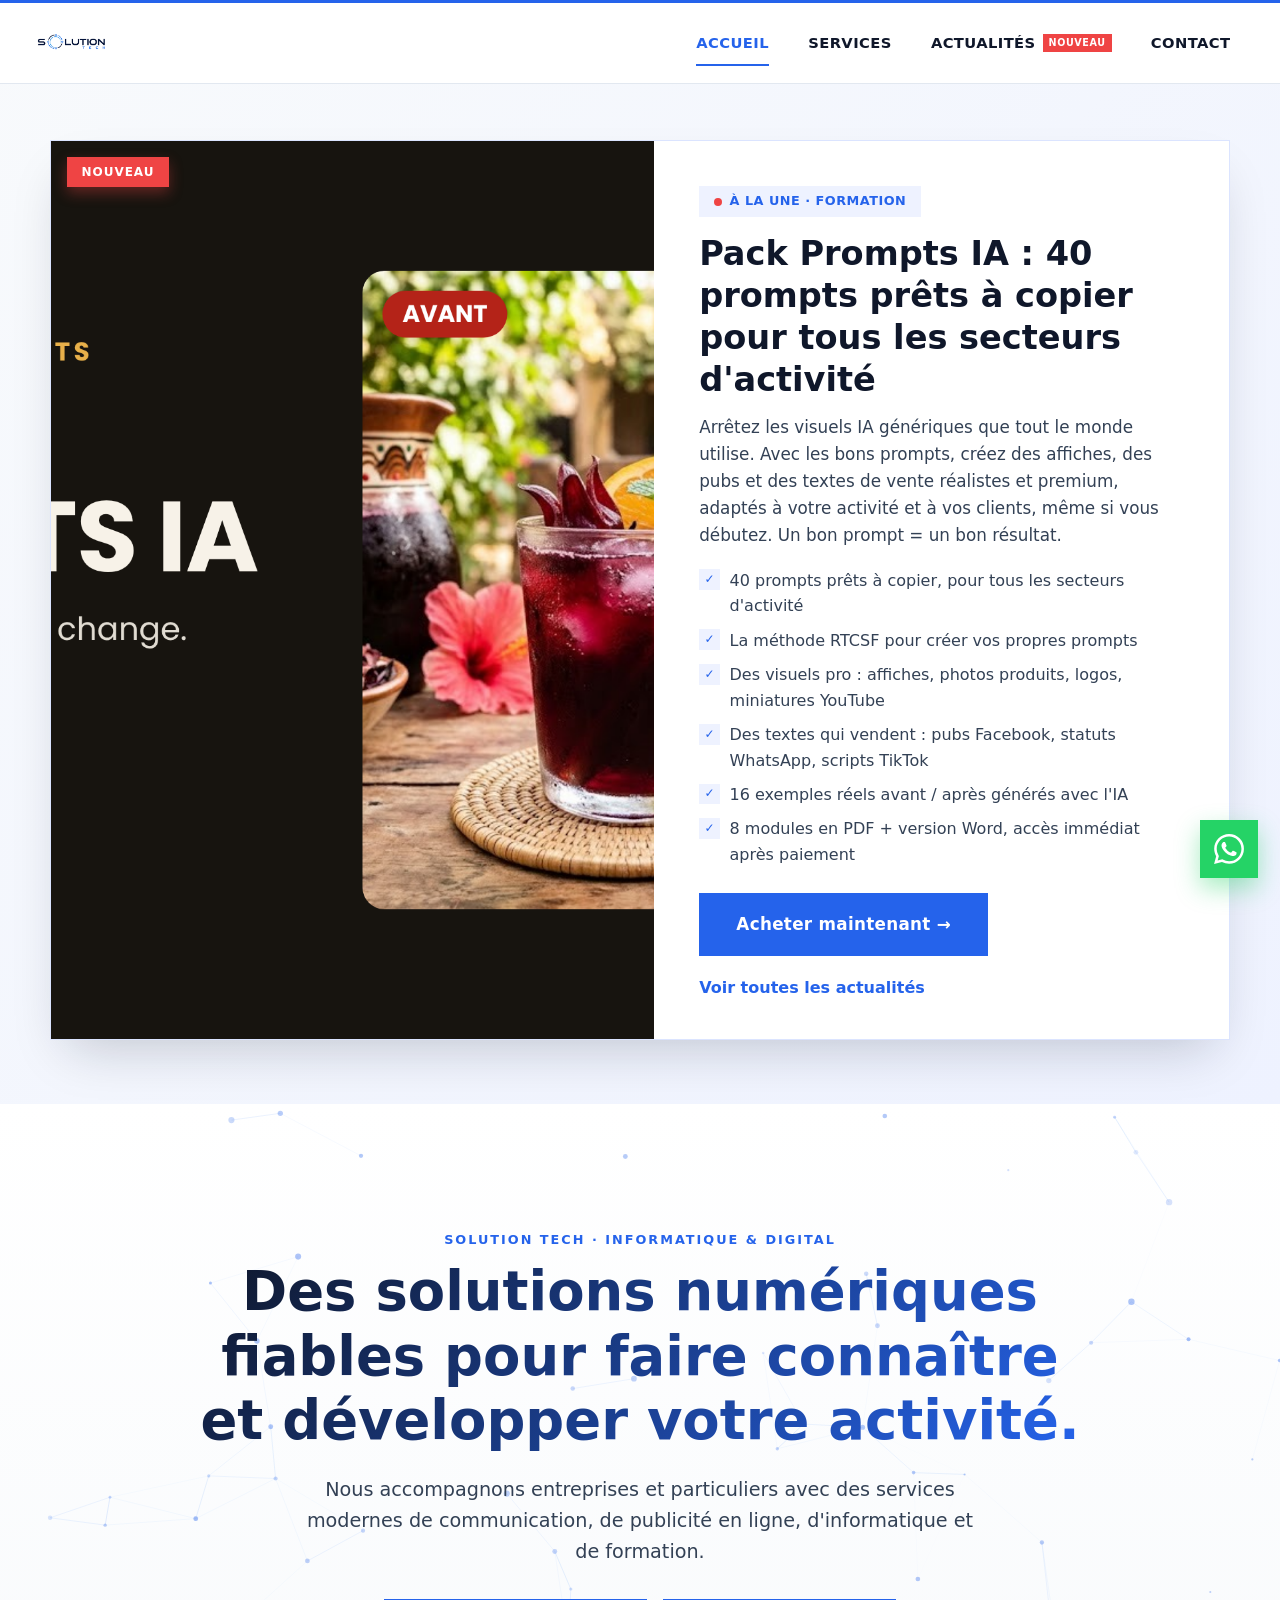
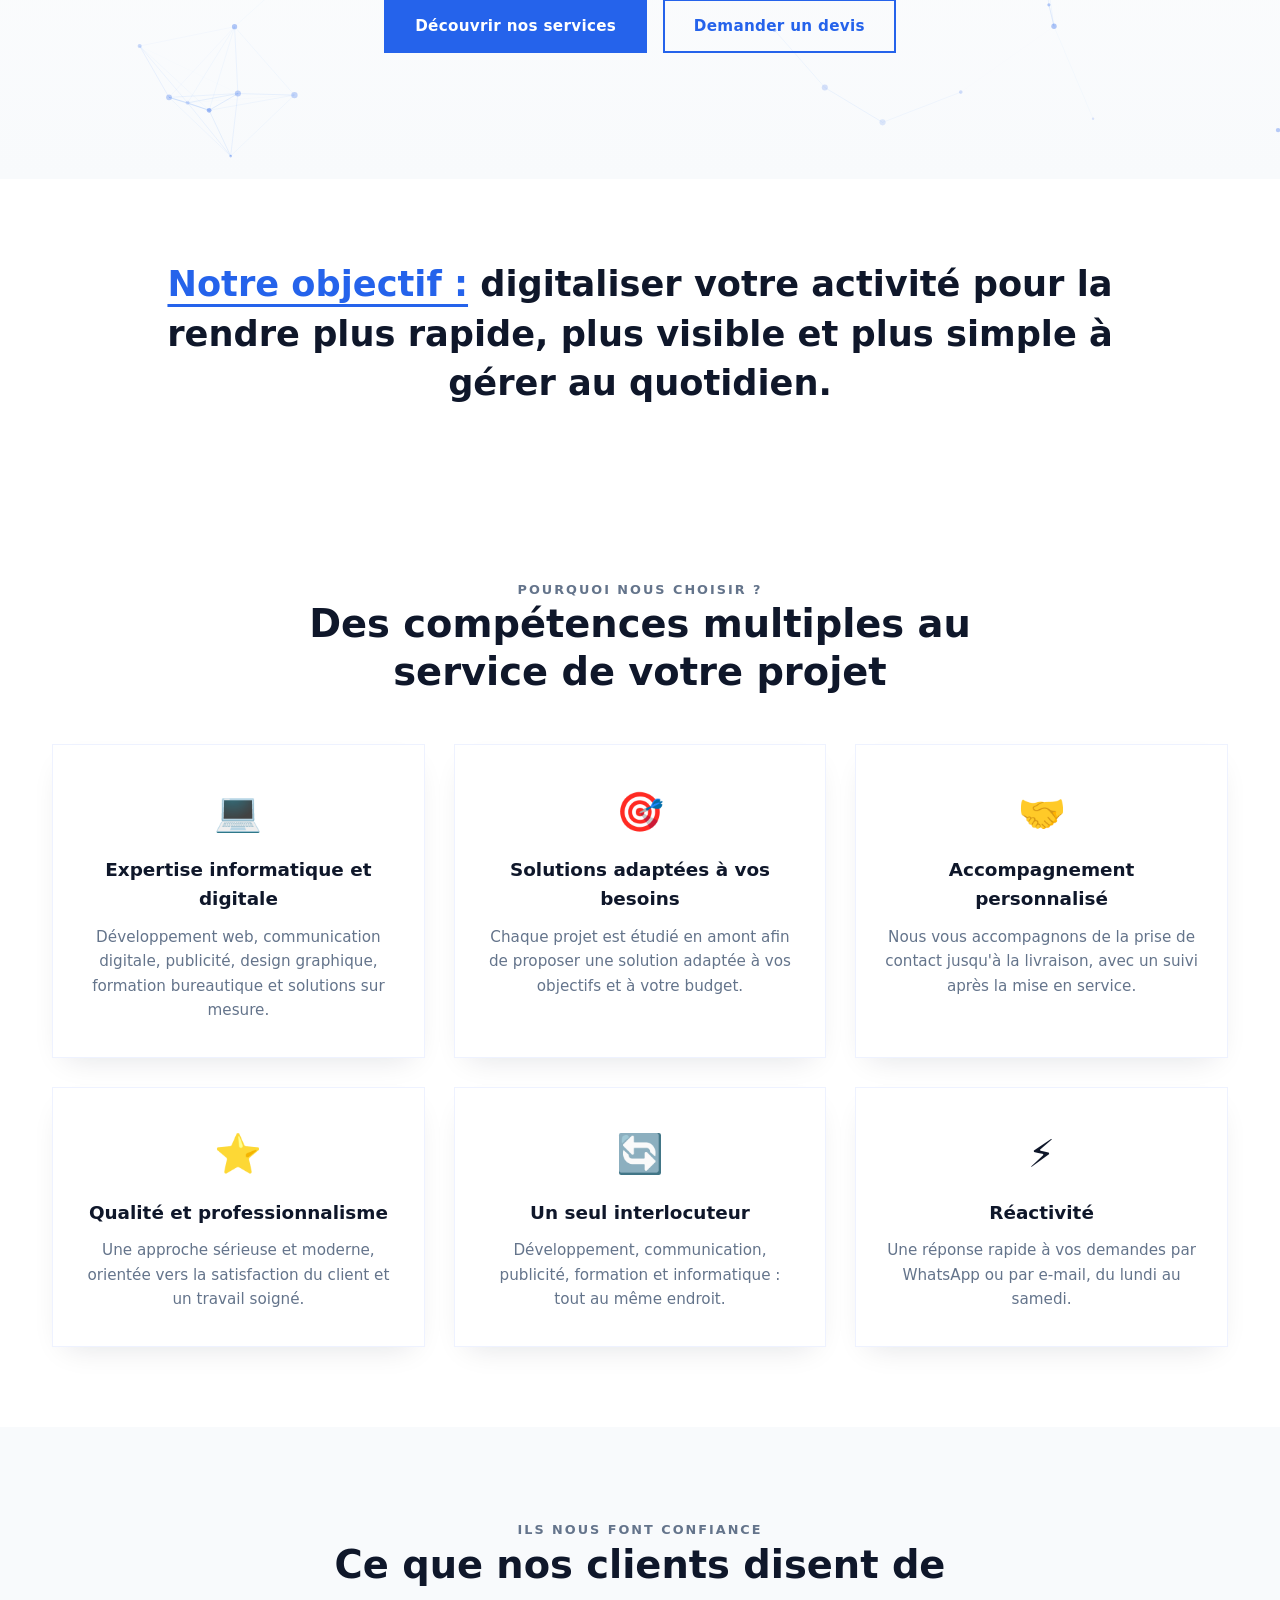
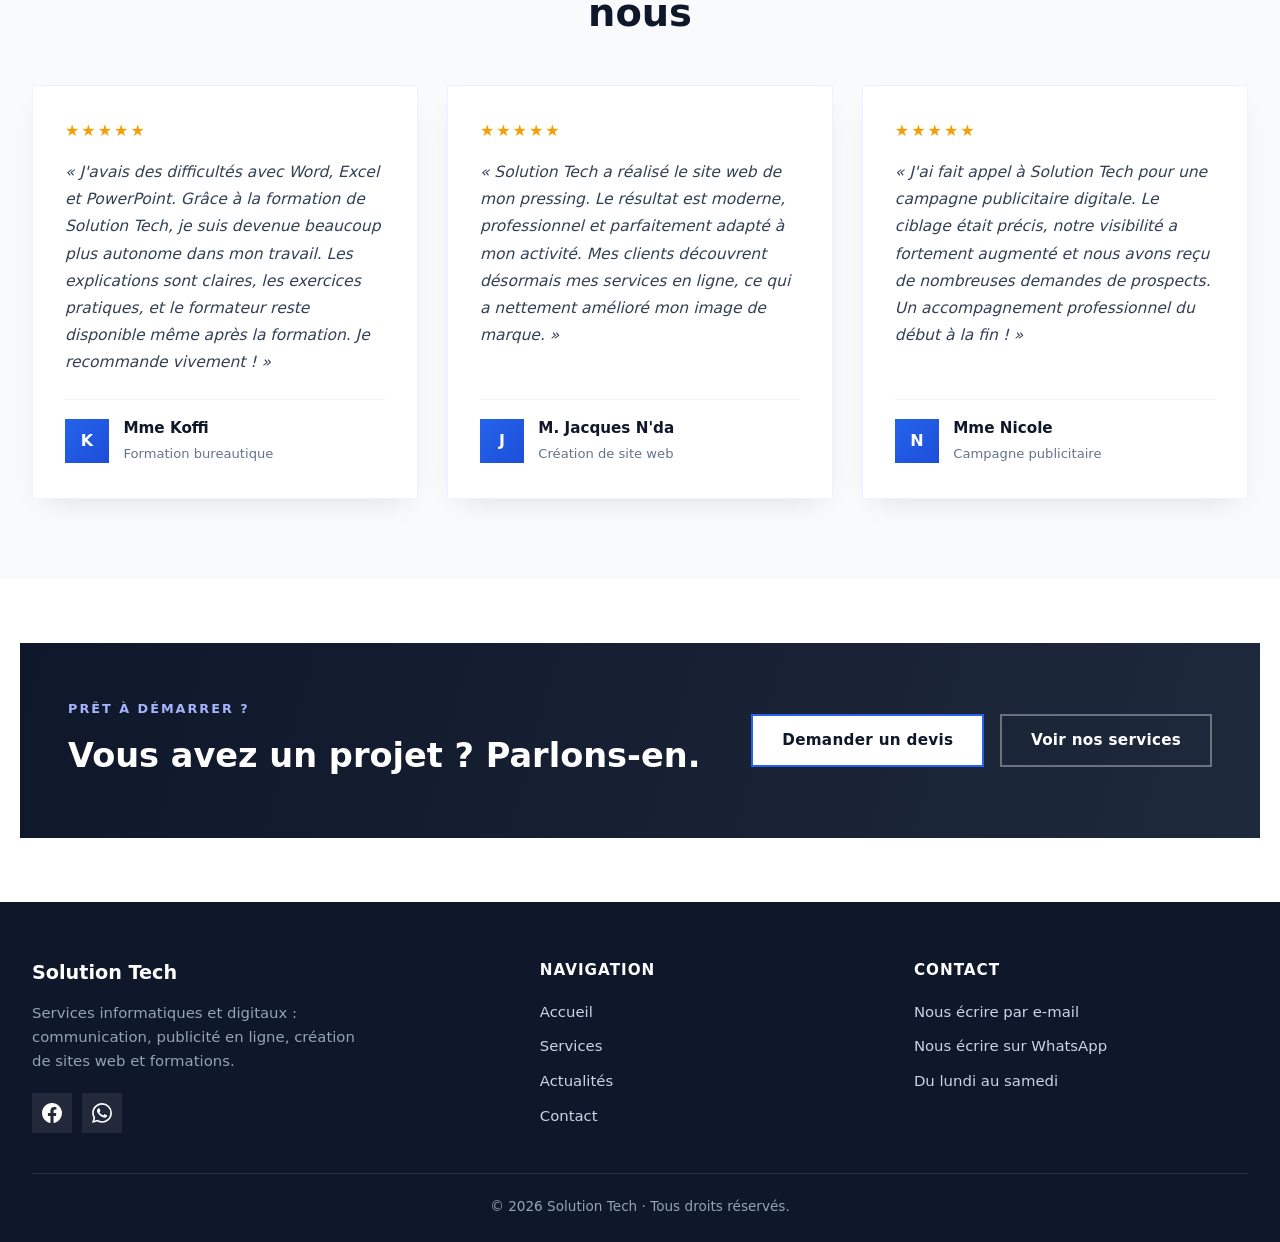
<file: index.html>
<!DOCTYPE html>
<html lang="fr">
<head>
  <meta charset="UTF-8">
  <meta name="viewport" content="width=device-width, initial-scale=1.0">
  <meta name="description" content="Solution Tech : communication digitale, publicité Facebook, création de sites web, supports de communication et formations en bureautique et digitalisation.">
  <meta property="og:title" content="Solution Tech | Services informatiques, digitaux et formations">
  <meta property="og:description" content="Solution Tech : communication digitale, publicité Facebook, création de sites web, supports de communication et formations en bureautique et digitalisation.">
  <meta property="og:type" content="website">
  <meta name="theme-color" content="#2563eb">
  <title>Solution Tech | Services informatiques, digitaux et formations</title>
  <link rel="icon" href="images/favicon.png">
  <link rel="stylesheet" href="style.css">
</head>
<body>
  <header class="site-header">
    <a class="brand" href="index.html" aria-label="Solution Tech - Accueil">
      <img src="images/logo.png" alt="Solution Tech">
    </a>
    <button class="nav-toggle" type="button" aria-label="Ouvrir le menu" aria-expanded="false">
      <span></span><span></span><span></span>
    </button>
    <nav class="main-nav" aria-label="Navigation principale">
      <a class="active" aria-current="page" href="index.html">Accueil</a>
      <a href="services.html">Services</a>
      <a href="actualites.html">Actualités<span class="nav-new">Nouveau</span></a>
      <a href="contact.html">Contact</a>
    </nav>
  </header>

  <main>
    <!-- ===== À LA UNE (rempli automatiquement depuis script.js) ===== -->
    <section class="featured" id="a-la-une" aria-label="À la une"></section>

    <!-- ===== HERO ===== -->
    <section class="hero">
      <canvas class="hero-canvas" aria-hidden="true"></canvas>
      <div class="hero-content reveal">
        <p class="eyebrow">Solution Tech · Informatique &amp; Digital</p>
        <h1 class="gradient-title">Des solutions numériques fiables pour faire connaître et développer votre activité.</h1>
        <p class="hero-text">Nous accompagnons entreprises et particuliers avec des services modernes de communication, de publicité en ligne, d'informatique et de formation.</p>
        <div class="hero-actions">
          <a class="btn primary" href="services.html">Découvrir nos services</a>
          <a class="btn ghost" href="contact.html">Demander un devis</a>
        </div>
      </div>
    </section>

    <!-- ===== OBJECTIF ===== -->
    <section class="mission">
      <h2 class="reveal"><span>Notre objectif :</span> digitaliser votre activité pour la rendre plus rapide, plus visible et plus simple à gérer au quotidien.</h2>
    </section>

    <!-- ===== POURQUOI NOUS CHOISIR ===== -->
    <section class="why-section">
      <div class="section-head reveal">
        <p class="eyebrow">Pourquoi nous choisir ?</p>
        <h2>Des compétences multiples au service de votre projet</h2>
      </div>
      <div class="why-grid">
        <article class="why-card reveal">
          <div class="why-icon">💻</div>
          <h3>Expertise informatique et digitale</h3>
          <p>Développement web, communication digitale, publicité, design graphique, formation bureautique et solutions sur mesure.</p>
        </article>
        <article class="why-card reveal">
          <div class="why-icon">🎯</div>
          <h3>Solutions adaptées à vos besoins</h3>
          <p>Chaque projet est étudié en amont afin de proposer une solution adaptée à vos objectifs et à votre budget.</p>
        </article>
        <article class="why-card reveal">
          <div class="why-icon">🤝</div>
          <h3>Accompagnement personnalisé</h3>
          <p>Nous vous accompagnons de la prise de contact jusqu'à la livraison, avec un suivi après la mise en service.</p>
        </article>
        <article class="why-card reveal">
          <div class="why-icon">⭐</div>
          <h3>Qualité et professionnalisme</h3>
          <p>Une approche sérieuse et moderne, orientée vers la satisfaction du client et un travail soigné.</p>
        </article>
        <article class="why-card reveal">
          <div class="why-icon">🔄</div>
          <h3>Un seul interlocuteur</h3>
          <p>Développement, communication, publicité, formation et informatique : tout au même endroit.</p>
        </article>
        <article class="why-card reveal">
          <div class="why-icon">⚡</div>
          <h3>Réactivité</h3>
          <p>Une réponse rapide à vos demandes par WhatsApp ou par e-mail, du lundi au samedi.</p>
        </article>
      </div>
    </section>

    <!-- ===== TÉMOIGNAGES ===== -->
    <section class="testimonials-section">
      <div class="section-head reveal">
        <p class="eyebrow">Ils nous font confiance</p>
        <h2>Ce que nos clients disent de nous</h2>
      </div>
      <div class="testimonials-grid">
        <article class="testimonial-card reveal">
          <div class="testimonial-stars" aria-label="5 étoiles sur 5">★★★★★</div>
          <blockquote class="testimonial-quote">« J'avais des difficultés avec Word, Excel et PowerPoint. Grâce à la formation de Solution Tech, je suis devenue beaucoup plus autonome dans mon travail. Les explications sont claires, les exercices pratiques, et le formateur reste disponible même après la formation. Je recommande vivement ! »</blockquote>
          <div class="testimonial-author">
            <div class="testimonial-avatar">K</div>
            <div class="testimonial-info"><strong>Mme Koffi</strong><span>Formation bureautique</span></div>
          </div>
        </article>
        <article class="testimonial-card reveal">
          <div class="testimonial-stars" aria-label="5 étoiles sur 5">★★★★★</div>
          <blockquote class="testimonial-quote">« Solution Tech a réalisé le site web de mon pressing. Le résultat est moderne, professionnel et parfaitement adapté à mon activité. Mes clients découvrent désormais mes services en ligne, ce qui a nettement amélioré mon image de marque. »</blockquote>
          <div class="testimonial-author">
            <div class="testimonial-avatar">J</div>
            <div class="testimonial-info"><strong>M. Jacques N'da</strong><span>Création de site web</span></div>
          </div>
        </article>
        <article class="testimonial-card reveal">
          <div class="testimonial-stars" aria-label="5 étoiles sur 5">★★★★★</div>
          <blockquote class="testimonial-quote">« J'ai fait appel à Solution Tech pour une campagne publicitaire digitale. Le ciblage était précis, notre visibilité a fortement augmenté et nous avons reçu de nombreuses demandes de prospects. Un accompagnement professionnel du début à la fin ! »</blockquote>
          <div class="testimonial-author">
            <div class="testimonial-avatar">N</div>
            <div class="testimonial-info"><strong>Mme Nicole</strong><span>Campagne publicitaire</span></div>
          </div>
        </article>
      </div>
    </section>

    <!-- ===== APPEL À L'ACTION ===== -->
    <section class="cta-band reveal">
      <div>
        <p class="eyebrow">Prêt à démarrer ?</p>
        <h2>Vous avez un projet ? Parlons-en.</h2>
      </div>
      <div class="cta-actions">
        <a class="btn primary" href="contact.html">Demander un devis</a>
        <a class="btn ghost" href="services.html">Voir nos services</a>
      </div>
    </section>
  </main>

  <footer class="site-footer">
    <div class="footer-grid">
      <div class="footer-brand">
        <strong>Solution Tech</strong>
        <p>Services informatiques et digitaux : communication, publicité en ligne, création de sites web et formations.</p>
        <div class="footer-social">
          <a href="https://www.facebook.com/profile.php?id=61590086701487" target="_blank" rel="noopener noreferrer" aria-label="Facebook" class="social-link social-facebook">
            <svg class="social-icon" viewBox="0 0 24 24" fill="currentColor" aria-hidden="true"><path d="M24 12.073C24 5.405 18.627 0 12 0S0 5.405 0 12.073C0 18.099 4.388 23.094 10.125 24V15.563H7.078V12.073H10.125V9.413C10.125 6.387 11.916 4.716 14.657 4.716C15.97 4.716 17.343 4.951 17.343 4.951V7.922H15.83C14.34 7.922 13.875 8.853 13.875 9.808V12.073H17.203L16.671 15.563H13.875V24C19.612 23.094 24 18.099 24 12.073Z"/></svg>
          </a>
          <a href="https://wa.me/2250173312660?text=Bonjour%20Solution%20Tech%2C%20je%20souhaiterais%20avoir%20plus%20d'informations%20sur%20vos%20services." target="_blank" rel="noopener noreferrer" aria-label="WhatsApp" class="social-link social-whatsapp">
            <svg class="social-icon" viewBox="0 0 24 24" fill="currentColor" aria-hidden="true"><path d="M17.472 14.382c-.297-.149-1.758-.867-2.03-.967-.273-.099-.471-.148-.67.15-.197.297-.767.966-.94 1.164-.173.199-.347.223-.644.075-.297-.15-1.255-.463-2.39-1.475-.883-.788-1.48-1.761-1.653-2.059-.173-.297-.018-.458.13-.606.134-.133.298-.347.446-.52.149-.174.198-.298.298-.497.099-.198.05-.371-.025-.52-.075-.149-.669-1.612-.916-2.207-.242-.579-.487-.5-.669-.51-.173-.008-.371-.01-.57-.01-.198 0-.52.074-.792.372-.272.297-1.04 1.016-1.04 2.479 0 1.462 1.065 2.875 1.213 3.074.149.198 2.096 3.2 5.077 4.487.709.306 1.262.489 1.694.625.712.227 1.36.195 1.871.118.571-.085 1.758-.719 2.006-1.413.248-.694.248-1.289.173-1.413-.074-.124-.272-.198-.57-.347m-5.421 7.403h-.004a9.87 9.87 0 01-5.031-1.378l-.361-.214-3.741.982.998-3.648-.235-.374a9.86 9.86 0 01-1.51-5.26c.001-5.45 4.436-9.884 9.888-9.884 2.64 0 5.122 1.03 6.988 2.898a9.825 9.825 0 012.893 6.994c-.003 5.45-4.437 9.884-9.885 9.884m8.413-18.297A11.815 11.815 0 0012.05 0C5.495 0 .16 5.335.157 11.892c0 2.096.547 4.142 1.588 5.945L.057 24l6.305-1.654a11.882 11.882 0 005.683 1.448h.005c6.554 0 11.89-5.335 11.893-11.893a11.821 11.821 0 00-3.48-8.413z"/></svg>
          </a>
        </div>
      </div>
      <div class="footer-col">
        <h3>Navigation</h3>
        <ul>
          <li><a href="index.html">Accueil</a></li>
          <li><a href="services.html">Services</a></li>
          <li><a href="actualites.html">Actualités</a></li>
          <li><a href="contact.html">Contact</a></li>
        </ul>
      </div>
      <div class="footer-col">
        <h3>Contact</h3>
        <ul>
          <li><a href="mailto:solutiontech407@gmail.com">Nous écrire par e-mail</a></li>
          <li><a href="https://wa.me/2250173312660?text=Bonjour%20Solution%20Tech%2C%20je%20souhaiterais%20avoir%20plus%20d'informations%20sur%20vos%20services." target="_blank" rel="noopener noreferrer">Nous écrire sur WhatsApp</a></li>
          <li><a href="contact.html">Du lundi au samedi</a></li>
        </ul>
      </div>
    </div>
    <div class="footer-bottom">&copy; <span class="year">2026</span> Solution Tech · Tous droits réservés.</div>
  </footer>

  <a class="whatsapp-float" href="https://wa.me/2250173312660?text=Bonjour%20Solution%20Tech%2C%20je%20souhaiterais%20avoir%20plus%20d'informations%20sur%20vos%20services." target="_blank" rel="noopener noreferrer" aria-label="Discuter sur WhatsApp">
    <svg viewBox="0 0 24 24" fill="currentColor" aria-hidden="true"><path d="M17.472 14.382c-.297-.149-1.758-.867-2.03-.967-.273-.099-.471-.148-.67.15-.197.297-.767.966-.94 1.164-.173.199-.347.223-.644.075-.297-.15-1.255-.463-2.39-1.475-.883-.788-1.48-1.761-1.653-2.059-.173-.297-.018-.458.13-.606.134-.133.298-.347.446-.52.149-.174.198-.298.298-.497.099-.198.05-.371-.025-.52-.075-.149-.669-1.612-.916-2.207-.242-.579-.487-.5-.669-.51-.173-.008-.371-.01-.57-.01-.198 0-.52.074-.792.372-.272.297-1.04 1.016-1.04 2.479 0 1.462 1.065 2.875 1.213 3.074.149.198 2.096 3.2 5.077 4.487.709.306 1.262.489 1.694.625.712.227 1.36.195 1.871.118.571-.085 1.758-.719 2.006-1.413.248-.694.248-1.289.173-1.413-.074-.124-.272-.198-.57-.347m-5.421 7.403h-.004a9.87 9.87 0 01-5.031-1.378l-.361-.214-3.741.982.998-3.648-.235-.374a9.86 9.86 0 01-1.51-5.26c.001-5.45 4.436-9.884 9.888-9.884 2.64 0 5.122 1.03 6.988 2.898a9.825 9.825 0 012.893 6.994c-.003 5.45-4.437 9.884-9.885 9.884m8.413-18.297A11.815 11.815 0 0012.05 0C5.495 0 .16 5.335.157 11.892c0 2.096.547 4.142 1.588 5.945L.057 24l6.305-1.654a11.882 11.882 0 005.683 1.448h.005c6.554 0 11.89-5.335 11.893-11.893a11.821 11.821 0 00-3.48-8.413z"/></svg>
  </a>

  <script src="actualites-config.js"></script>
  <script src="script.js"></script>
</body>
</html>
</file>
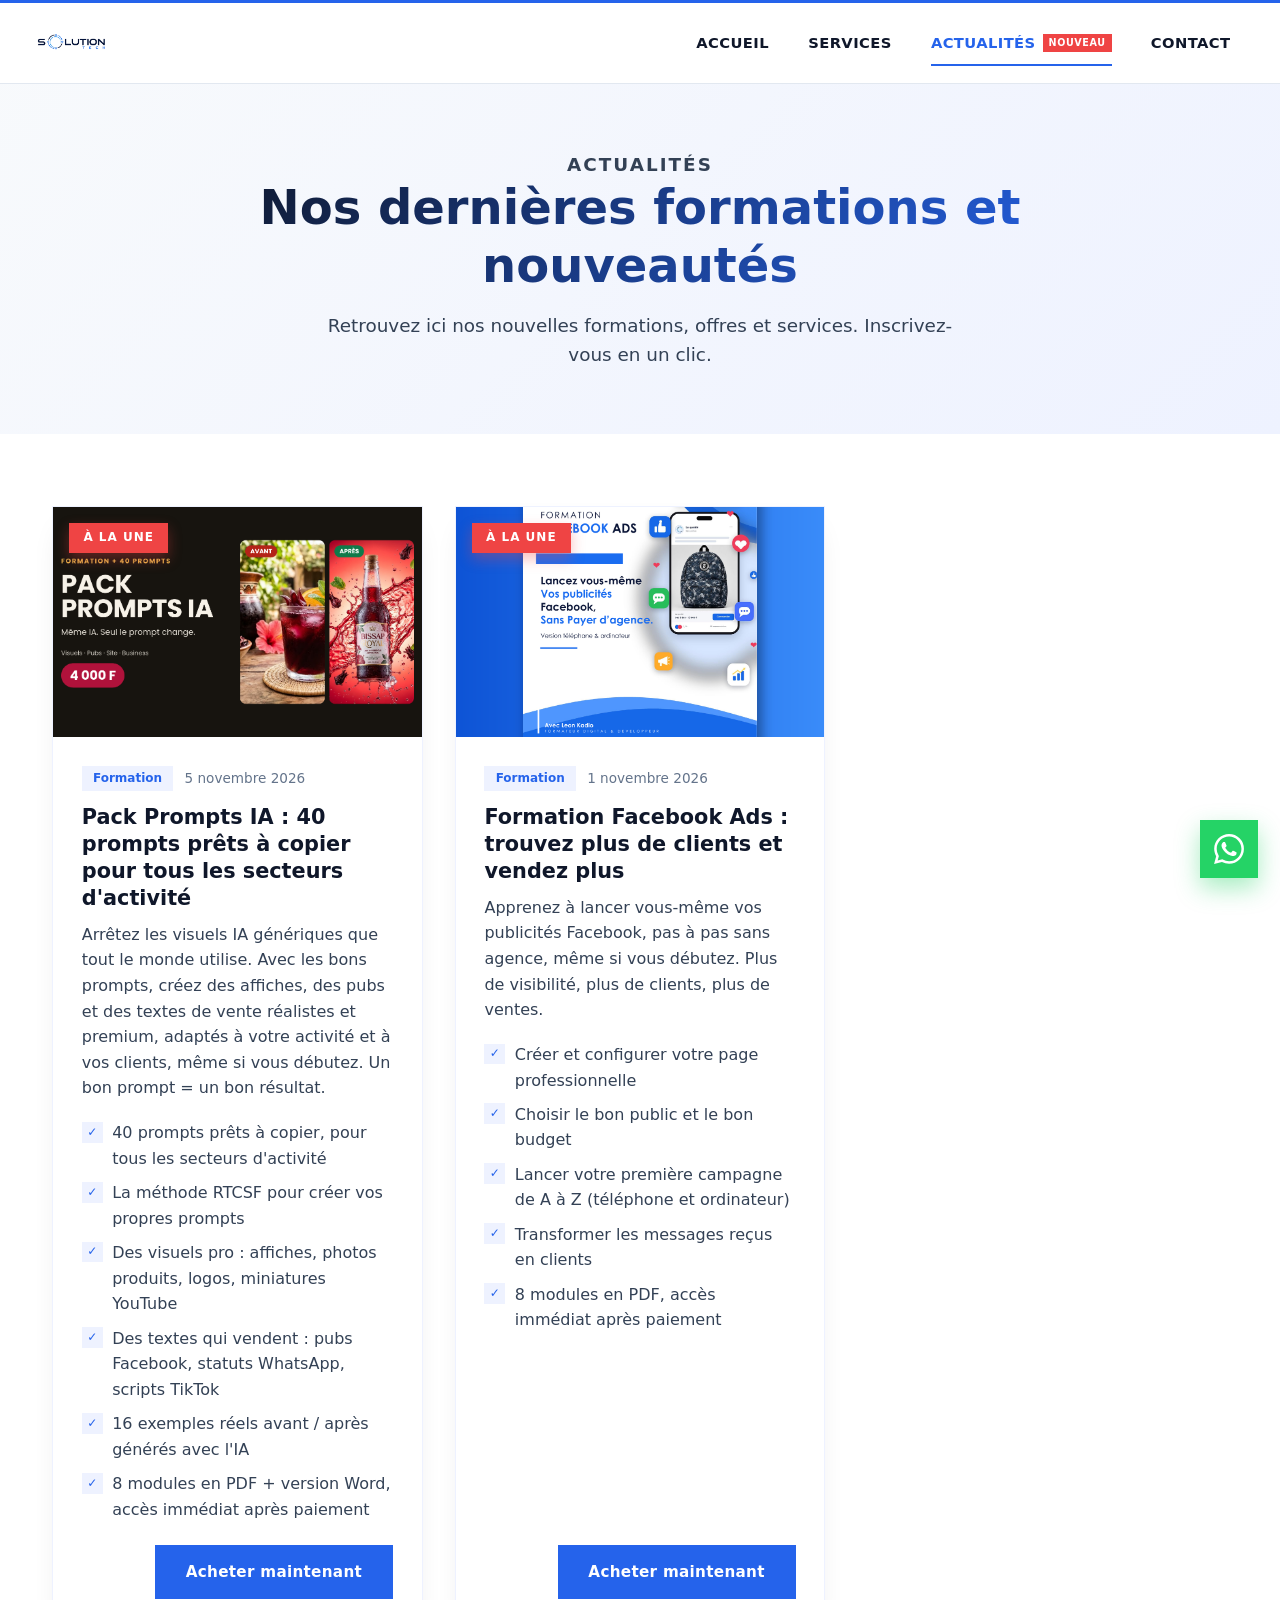
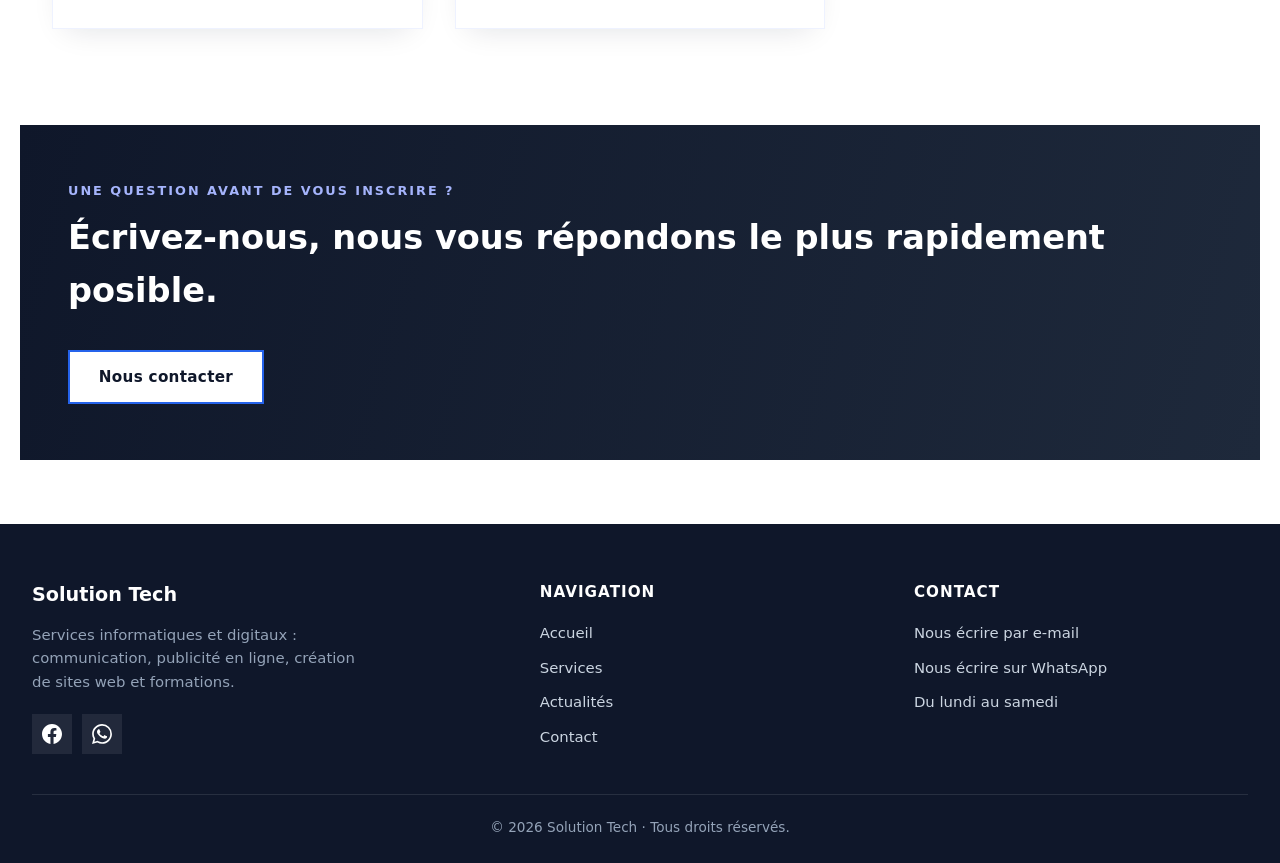
<file: actualites.html>
<!DOCTYPE html>
<html lang="fr">
<head>
  <meta charset="UTF-8">
  <meta name="viewport" content="width=device-width, initial-scale=1.0">
  <meta name="description" content="Les actualités de Solution Tech : nouvelles formations, offres et services. Formation Facebook Ads disponible.">
  <meta property="og:title" content="Actualités | Solution Tech">
  <meta property="og:description" content="Les actualités de Solution Tech : nouvelles formations, offres et services. Formation Facebook Ads disponible.">
  <meta property="og:type" content="website">
  <meta name="theme-color" content="#2563eb">
  <title>Actualités | Solution Tech</title>
  <link rel="icon" href="images/favicon.png">
  <link rel="stylesheet" href="style.css">
</head>
<body>
  <header class="site-header">
    <a class="brand" href="index.html" aria-label="Solution Tech - Accueil">
      <img src="images/logo.png" alt="Solution Tech">
    </a>
    <button class="nav-toggle" type="button" aria-label="Ouvrir le menu" aria-expanded="false">
      <span></span><span></span><span></span>
    </button>
    <nav class="main-nav" aria-label="Navigation principale">
      <a href="index.html">Accueil</a>
      <a href="services.html">Services</a>
      <a class="active" aria-current="page" href="actualites.html">Actualités<span class="nav-new">Nouveau</span></a>
      <a href="contact.html">Contact</a>
    </nav>
  </header>

  <main>
    <section class="page-hero">
      <div class="reveal">
        <p class="eyebrow">Actualités</p>
        <h1 class="gradient-title">Nos dernières formations et nouveautés</h1>
        <p>Retrouvez ici nos nouvelles formations, offres et services. Inscrivez-vous en un clic.</p>
      </div>
    </section>

    <section class="news-wrap">
      <!-- Les actualités sont générées automatiquement depuis script.js -->
      <div class="news-grid" id="news-grid"></div>
    </section>

    <section class="cta-band reveal">
      <div>
        <p class="eyebrow">Une question avant de vous inscrire ?</p>
        <h2>Écrivez-nous, nous vous répondons le plus rapidement posible.</h2>
      </div>
      <div class="cta-actions">
        <a class="btn primary" href="contact.html">Nous contacter</a>
      </div>
    </section>
  </main>

  <footer class="site-footer">
    <div class="footer-grid">
      <div class="footer-brand">
        <strong>Solution Tech</strong>
        <p>Services informatiques et digitaux : communication, publicité en ligne, création de sites web et formations.</p>
        <div class="footer-social">
          <a href="https://www.facebook.com/profile.php?id=61590086701487" target="_blank" rel="noopener noreferrer" aria-label="Facebook" class="social-link social-facebook">
            <svg class="social-icon" viewBox="0 0 24 24" fill="currentColor" aria-hidden="true"><path d="M24 12.073C24 5.405 18.627 0 12 0S0 5.405 0 12.073C0 18.099 4.388 23.094 10.125 24V15.563H7.078V12.073H10.125V9.413C10.125 6.387 11.916 4.716 14.657 4.716C15.97 4.716 17.343 4.951 17.343 4.951V7.922H15.83C14.34 7.922 13.875 8.853 13.875 9.808V12.073H17.203L16.671 15.563H13.875V24C19.612 23.094 24 18.099 24 12.073Z"/></svg>
          </a>
          <a href="https://wa.me/2250173312660?text=Bonjour%20Solution%20Tech%2C%20je%20souhaiterais%20avoir%20plus%20d'informations%20sur%20vos%20services." target="_blank" rel="noopener noreferrer" aria-label="WhatsApp" class="social-link social-whatsapp">
            <svg class="social-icon" viewBox="0 0 24 24" fill="currentColor" aria-hidden="true"><path d="M17.472 14.382c-.297-.149-1.758-.867-2.03-.967-.273-.099-.471-.148-.67.15-.197.297-.767.966-.94 1.164-.173.199-.347.223-.644.075-.297-.15-1.255-.463-2.39-1.475-.883-.788-1.48-1.761-1.653-2.059-.173-.297-.018-.458.13-.606.134-.133.298-.347.446-.52.149-.174.198-.298.298-.497.099-.198.05-.371-.025-.52-.075-.149-.669-1.612-.916-2.207-.242-.579-.487-.5-.669-.51-.173-.008-.371-.01-.57-.01-.198 0-.52.074-.792.372-.272.297-1.04 1.016-1.04 2.479 0 1.462 1.065 2.875 1.213 3.074.149.198 2.096 3.2 5.077 4.487.709.306 1.262.489 1.694.625.712.227 1.36.195 1.871.118.571-.085 1.758-.719 2.006-1.413.248-.694.248-1.289.173-1.413-.074-.124-.272-.198-.57-.347m-5.421 7.403h-.004a9.87 9.87 0 01-5.031-1.378l-.361-.214-3.741.982.998-3.648-.235-.374a9.86 9.86 0 01-1.51-5.26c.001-5.45 4.436-9.884 9.888-9.884 2.64 0 5.122 1.03 6.988 2.898a9.825 9.825 0 012.893 6.994c-.003 5.45-4.437 9.884-9.885 9.884m8.413-18.297A11.815 11.815 0 0012.05 0C5.495 0 .16 5.335.157 11.892c0 2.096.547 4.142 1.588 5.945L.057 24l6.305-1.654a11.882 11.882 0 005.683 1.448h.005c6.554 0 11.89-5.335 11.893-11.893a11.821 11.821 0 00-3.48-8.413z"/></svg>
          </a>
        </div>
      </div>
      <div class="footer-col">
        <h3>Navigation</h3>
        <ul>
          <li><a href="index.html">Accueil</a></li>
          <li><a href="services.html">Services</a></li>
          <li><a href="actualites.html">Actualités</a></li>
          <li><a href="contact.html">Contact</a></li>
        </ul>
      </div>
      <div class="footer-col">
        <h3>Contact</h3>
        <ul>
          <li><a href="mailto:solutiontech407@gmail.com">Nous écrire par e-mail</a></li>
          <li><a href="https://wa.me/2250173312660?text=Bonjour%20Solution%20Tech%2C%20je%20souhaiterais%20avoir%20plus%20d'informations%20sur%20vos%20services." target="_blank" rel="noopener noreferrer">Nous écrire sur WhatsApp</a></li>
          <li><a href="contact.html">Du lundi au samedi</a></li>
        </ul>
      </div>
    </div>
    <div class="footer-bottom">&copy; <span class="year">2026</span> Solution Tech · Tous droits réservés.</div>
  </footer>

  <a class="whatsapp-float" href="https://wa.me/2250173312660?text=Bonjour%20Solution%20Tech%2C%20je%20souhaiterais%20avoir%20plus%20d'informations%20sur%20vos%20services." target="_blank" rel="noopener noreferrer" aria-label="Discuter sur WhatsApp">
    <svg viewBox="0 0 24 24" fill="currentColor" aria-hidden="true"><path d="M17.472 14.382c-.297-.149-1.758-.867-2.03-.967-.273-.099-.471-.148-.67.15-.197.297-.767.966-.94 1.164-.173.199-.347.223-.644.075-.297-.15-1.255-.463-2.39-1.475-.883-.788-1.48-1.761-1.653-2.059-.173-.297-.018-.458.13-.606.134-.133.298-.347.446-.52.149-.174.198-.298.298-.497.099-.198.05-.371-.025-.52-.075-.149-.669-1.612-.916-2.207-.242-.579-.487-.5-.669-.51-.173-.008-.371-.01-.57-.01-.198 0-.52.074-.792.372-.272.297-1.04 1.016-1.04 2.479 0 1.462 1.065 2.875 1.213 3.074.149.198 2.096 3.2 5.077 4.487.709.306 1.262.489 1.694.625.712.227 1.36.195 1.871.118.571-.085 1.758-.719 2.006-1.413.248-.694.248-1.289.173-1.413-.074-.124-.272-.198-.57-.347m-5.421 7.403h-.004a9.87 9.87 0 01-5.031-1.378l-.361-.214-3.741.982.998-3.648-.235-.374a9.86 9.86 0 01-1.51-5.26c.001-5.45 4.436-9.884 9.888-9.884 2.64 0 5.122 1.03 6.988 2.898a9.825 9.825 0 012.893 6.994c-.003 5.45-4.437 9.884-9.885 9.884m8.413-18.297A11.815 11.815 0 0012.05 0C5.495 0 .16 5.335.157 11.892c0 2.096.547 4.142 1.588 5.945L.057 24l6.305-1.654a11.882 11.882 0 005.683 1.448h.005c6.554 0 11.89-5.335 11.893-11.893a11.821 11.821 0 00-3.48-8.413z"/></svg>
  </a>

  <script src="actualites-config.js"></script>
  <script src="script.js"></script>
</body>
</html>
</file>
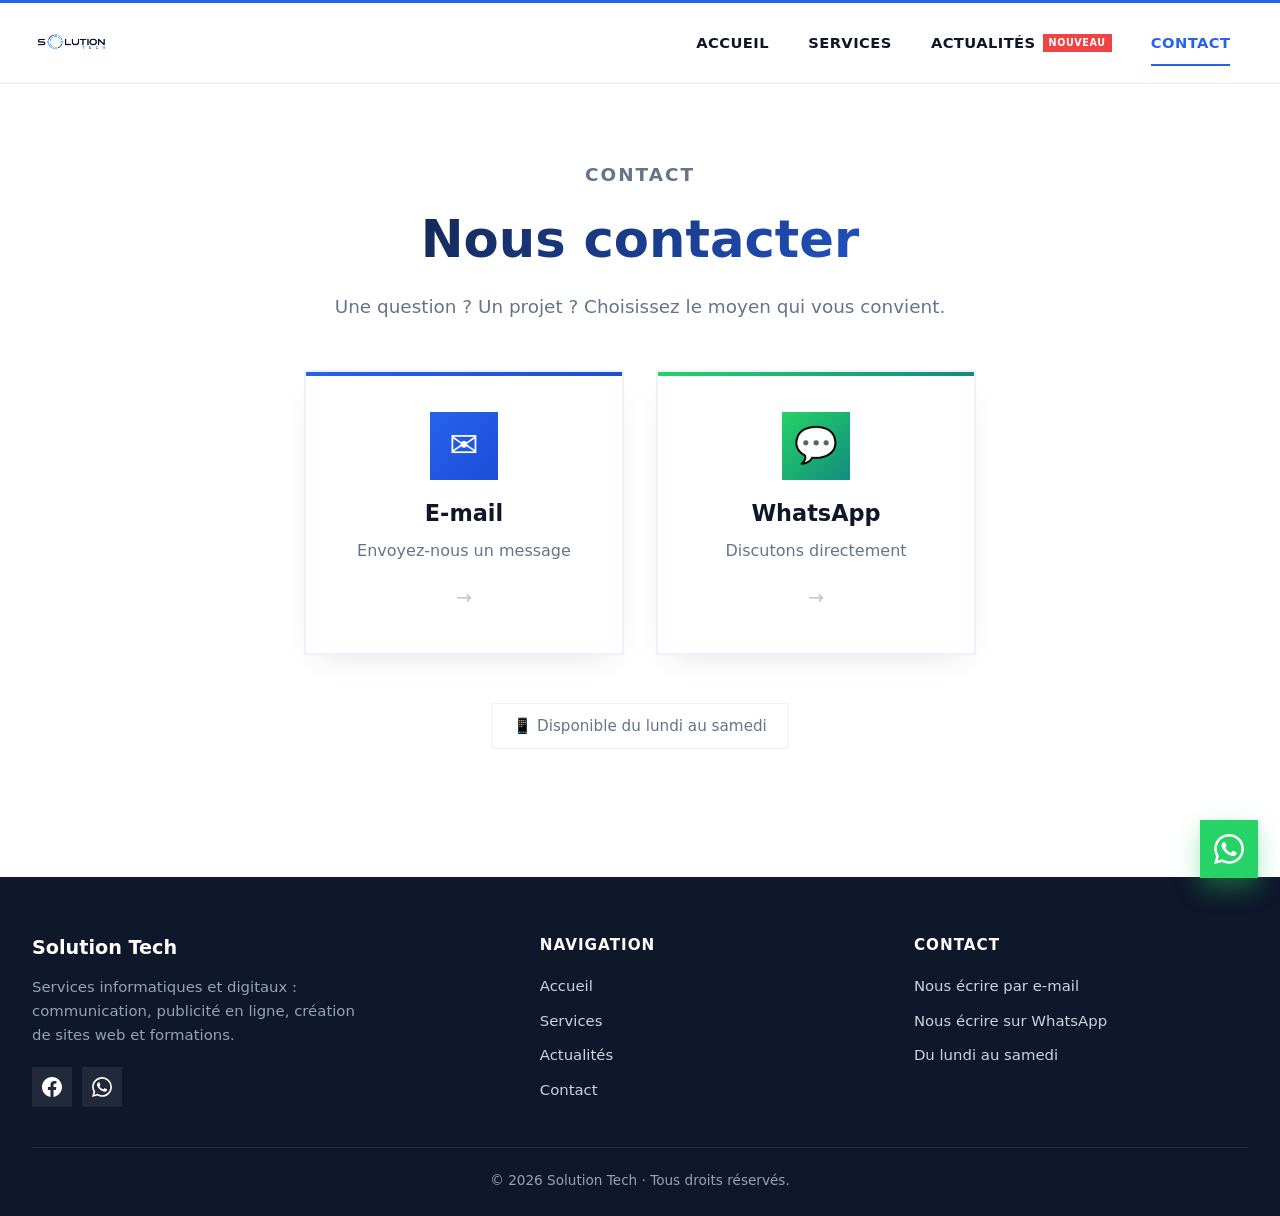
<file: contact.html>
<!DOCTYPE html>
<html lang="fr">
<head>
  <meta charset="UTF-8">
  <meta name="viewport" content="width=device-width, initial-scale=1.0">
  <meta name="description" content="Contactez Solution Tech par WhatsApp ou e-mail pour un devis ou une demande d'accompagnement informatique et digital.">
  <meta property="og:title" content="Contact | Solution Tech">
  <meta property="og:description" content="Contactez Solution Tech par WhatsApp ou e-mail pour un devis ou une demande d'accompagnement informatique et digital.">
  <meta property="og:type" content="website">
  <meta name="theme-color" content="#2563eb">
  <title>Contact | Solution Tech</title>
  <link rel="icon" href="images/favicon.png">
  <link rel="stylesheet" href="style.css">
</head>
<body>
  <header class="site-header">
    <a class="brand" href="index.html" aria-label="Solution Tech - Accueil">
      <img src="images/logo.png" alt="Solution Tech">
    </a>
    <button class="nav-toggle" type="button" aria-label="Ouvrir le menu" aria-expanded="false">
      <span></span><span></span><span></span>
    </button>
    <nav class="main-nav" aria-label="Navigation principale">
      <a href="index.html">Accueil</a>
      <a href="services.html">Services</a>
      <a href="actualites.html">Actualités<span class="nav-new">Nouveau</span></a>
      <a class="active" aria-current="page" href="contact.html">Contact</a>
    </nav>
  </header>

  <main>
    <section class="contact-simple">
      <div class="contact-header reveal">
        <p class="eyebrow">Contact</p>
        <h1 class="gradient-title">Nous contacter</h1>
        <p>Une question ? Un projet ? Choisissez le moyen qui vous convient.</p>
      </div>

      <div class="contact-cards reveal">
        <a href="mailto:solutiontech407@gmail.com?subject=Demande%20de%20renseignement%20-%20Solution%20Tech&amp;body=Bonjour%2C%0A%0AJe%20souhaiterais%20obtenir%20plus%20d'informations%20sur%20vos%20services.%0A%0ACordialement."
           class="contact-card email-card">
          <div class="card-icon">✉️</div>
          <h2>E-mail</h2>
          <p>Envoyez-nous un message</p>
          <span class="card-action">→</span>
        </a>

        <a href="https://wa.me/2250173312660?text=Bonjour%20Solution%20Tech%2C%0A%0AJe%20souhaiterais%20avoir%20plus%20d'informations%20sur%20vos%20services.%0A%0AMerci%20!"
           class="contact-card whatsapp-card" target="_blank" rel="noopener noreferrer">
          <div class="card-icon">💬</div>
          <h2>WhatsApp</h2>
          <p>Discutons directement</p>
          <span class="card-action">→</span>
        </a>
      </div>

      <div class="contact-footer reveal">
        <p>📱 Disponible du lundi au samedi</p>
      </div>
    </section>
  </main>

  <footer class="site-footer">
    <div class="footer-grid">
      <div class="footer-brand">
        <strong>Solution Tech</strong>
        <p>Services informatiques et digitaux : communication, publicité en ligne, création de sites web et formations.</p>
        <div class="footer-social">
          <a href="https://www.facebook.com/profile.php?id=61590086701487" target="_blank" rel="noopener noreferrer" aria-label="Facebook" class="social-link social-facebook">
            <svg class="social-icon" viewBox="0 0 24 24" fill="currentColor" aria-hidden="true"><path d="M24 12.073C24 5.405 18.627 0 12 0S0 5.405 0 12.073C0 18.099 4.388 23.094 10.125 24V15.563H7.078V12.073H10.125V9.413C10.125 6.387 11.916 4.716 14.657 4.716C15.97 4.716 17.343 4.951 17.343 4.951V7.922H15.83C14.34 7.922 13.875 8.853 13.875 9.808V12.073H17.203L16.671 15.563H13.875V24C19.612 23.094 24 18.099 24 12.073Z"/></svg>
          </a>
          <a href="https://wa.me/2250173312660?text=Bonjour%20Solution%20Tech%2C%20je%20souhaiterais%20avoir%20plus%20d'informations%20sur%20vos%20services." target="_blank" rel="noopener noreferrer" aria-label="WhatsApp" class="social-link social-whatsapp">
            <svg class="social-icon" viewBox="0 0 24 24" fill="currentColor" aria-hidden="true"><path d="M17.472 14.382c-.297-.149-1.758-.867-2.03-.967-.273-.099-.471-.148-.67.15-.197.297-.767.966-.94 1.164-.173.199-.347.223-.644.075-.297-.15-1.255-.463-2.39-1.475-.883-.788-1.48-1.761-1.653-2.059-.173-.297-.018-.458.13-.606.134-.133.298-.347.446-.52.149-.174.198-.298.298-.497.099-.198.05-.371-.025-.52-.075-.149-.669-1.612-.916-2.207-.242-.579-.487-.5-.669-.51-.173-.008-.371-.01-.57-.01-.198 0-.52.074-.792.372-.272.297-1.04 1.016-1.04 2.479 0 1.462 1.065 2.875 1.213 3.074.149.198 2.096 3.2 5.077 4.487.709.306 1.262.489 1.694.625.712.227 1.36.195 1.871.118.571-.085 1.758-.719 2.006-1.413.248-.694.248-1.289.173-1.413-.074-.124-.272-.198-.57-.347m-5.421 7.403h-.004a9.87 9.87 0 01-5.031-1.378l-.361-.214-3.741.982.998-3.648-.235-.374a9.86 9.86 0 01-1.51-5.26c.001-5.45 4.436-9.884 9.888-9.884 2.64 0 5.122 1.03 6.988 2.898a9.825 9.825 0 012.893 6.994c-.003 5.45-4.437 9.884-9.885 9.884m8.413-18.297A11.815 11.815 0 0012.05 0C5.495 0 .16 5.335.157 11.892c0 2.096.547 4.142 1.588 5.945L.057 24l6.305-1.654a11.882 11.882 0 005.683 1.448h.005c6.554 0 11.89-5.335 11.893-11.893a11.821 11.821 0 00-3.48-8.413z"/></svg>
          </a>
        </div>
      </div>
      <div class="footer-col">
        <h3>Navigation</h3>
        <ul>
          <li><a href="index.html">Accueil</a></li>
          <li><a href="services.html">Services</a></li>
          <li><a href="actualites.html">Actualités</a></li>
          <li><a href="contact.html">Contact</a></li>
        </ul>
      </div>
      <div class="footer-col">
        <h3>Contact</h3>
        <ul>
          <li><a href="mailto:solutiontech407@gmail.com">Nous écrire par e-mail</a></li>
          <li><a href="https://wa.me/2250173312660?text=Bonjour%20Solution%20Tech%2C%20je%20souhaiterais%20avoir%20plus%20d'informations%20sur%20vos%20services." target="_blank" rel="noopener noreferrer">Nous écrire sur WhatsApp</a></li>
          <li><a href="contact.html">Du lundi au samedi</a></li>
        </ul>
      </div>
    </div>
    <div class="footer-bottom">&copy; <span class="year">2026</span> Solution Tech · Tous droits réservés.</div>
  </footer>

  <a class="whatsapp-float" href="https://wa.me/2250173312660?text=Bonjour%20Solution%20Tech%2C%20je%20souhaiterais%20avoir%20plus%20d'informations%20sur%20vos%20services." target="_blank" rel="noopener noreferrer" aria-label="Discuter sur WhatsApp">
    <svg viewBox="0 0 24 24" fill="currentColor" aria-hidden="true"><path d="M17.472 14.382c-.297-.149-1.758-.867-2.03-.967-.273-.099-.471-.148-.67.15-.197.297-.767.966-.94 1.164-.173.199-.347.223-.644.075-.297-.15-1.255-.463-2.39-1.475-.883-.788-1.48-1.761-1.653-2.059-.173-.297-.018-.458.13-.606.134-.133.298-.347.446-.52.149-.174.198-.298.298-.497.099-.198.05-.371-.025-.52-.075-.149-.669-1.612-.916-2.207-.242-.579-.487-.5-.669-.51-.173-.008-.371-.01-.57-.01-.198 0-.52.074-.792.372-.272.297-1.04 1.016-1.04 2.479 0 1.462 1.065 2.875 1.213 3.074.149.198 2.096 3.2 5.077 4.487.709.306 1.262.489 1.694.625.712.227 1.36.195 1.871.118.571-.085 1.758-.719 2.006-1.413.248-.694.248-1.289.173-1.413-.074-.124-.272-.198-.57-.347m-5.421 7.403h-.004a9.87 9.87 0 01-5.031-1.378l-.361-.214-3.741.982.998-3.648-.235-.374a9.86 9.86 0 01-1.51-5.26c.001-5.45 4.436-9.884 9.888-9.884 2.64 0 5.122 1.03 6.988 2.898a9.825 9.825 0 012.893 6.994c-.003 5.45-4.437 9.884-9.885 9.884m8.413-18.297A11.815 11.815 0 0012.05 0C5.495 0 .16 5.335.157 11.892c0 2.096.547 4.142 1.588 5.945L.057 24l6.305-1.654a11.882 11.882 0 005.683 1.448h.005c6.554 0 11.89-5.335 11.893-11.893a11.821 11.821 0 00-3.48-8.413z"/></svg>
  </a>

  <script src="actualites-config.js"></script>
  <script src="script.js"></script>
</body>
</html>
</file>
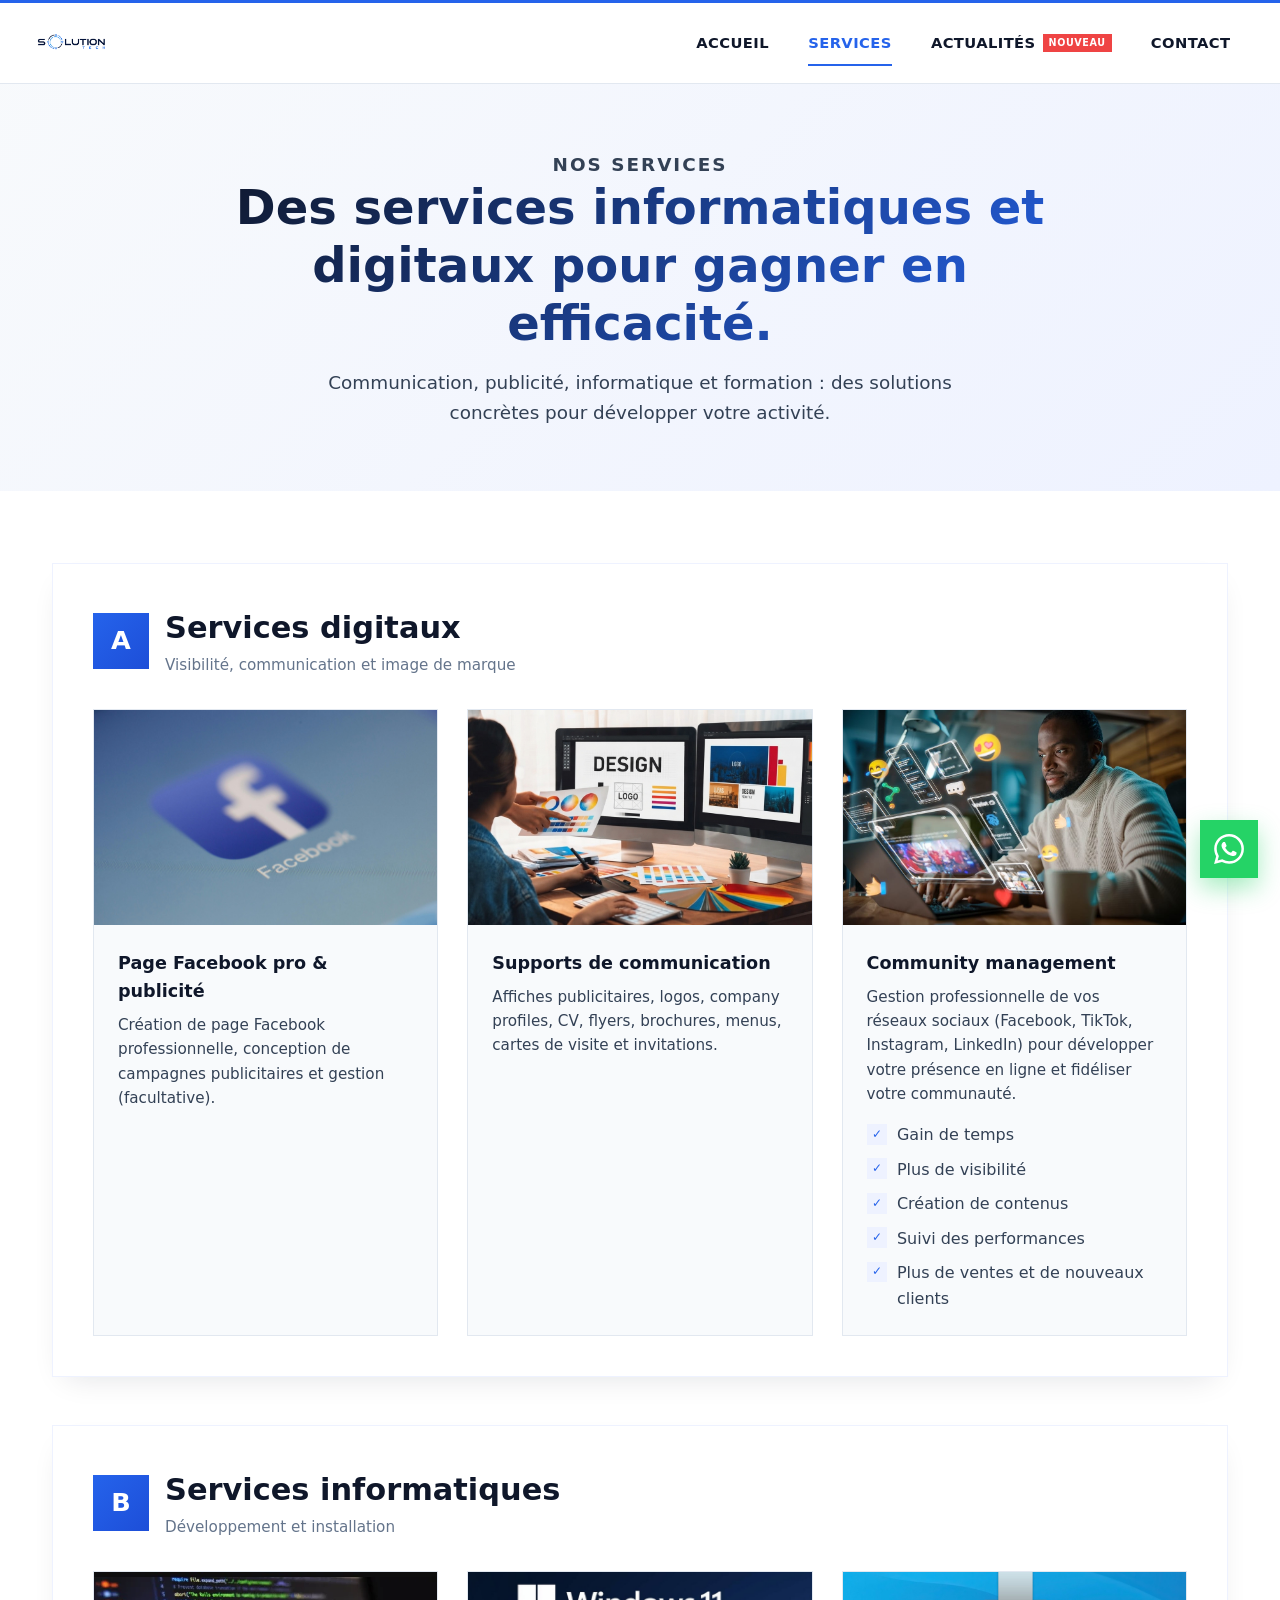
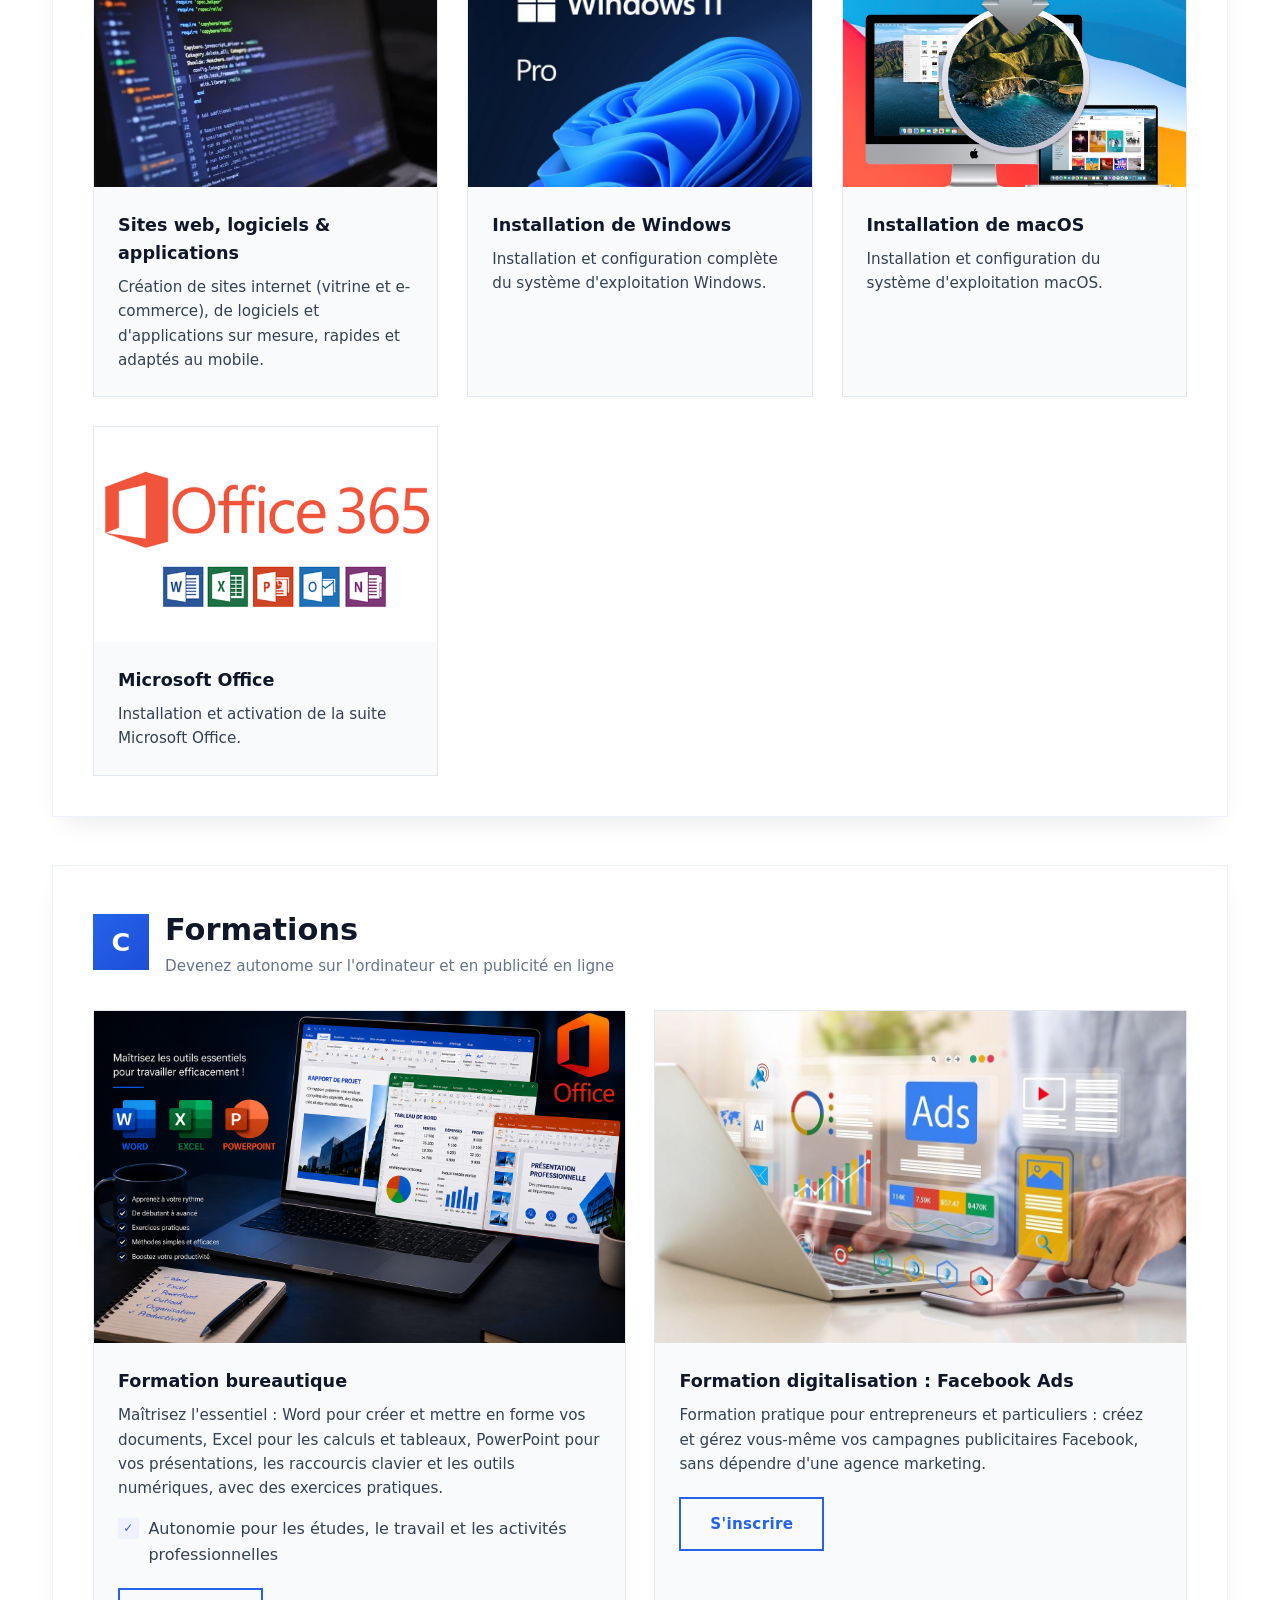
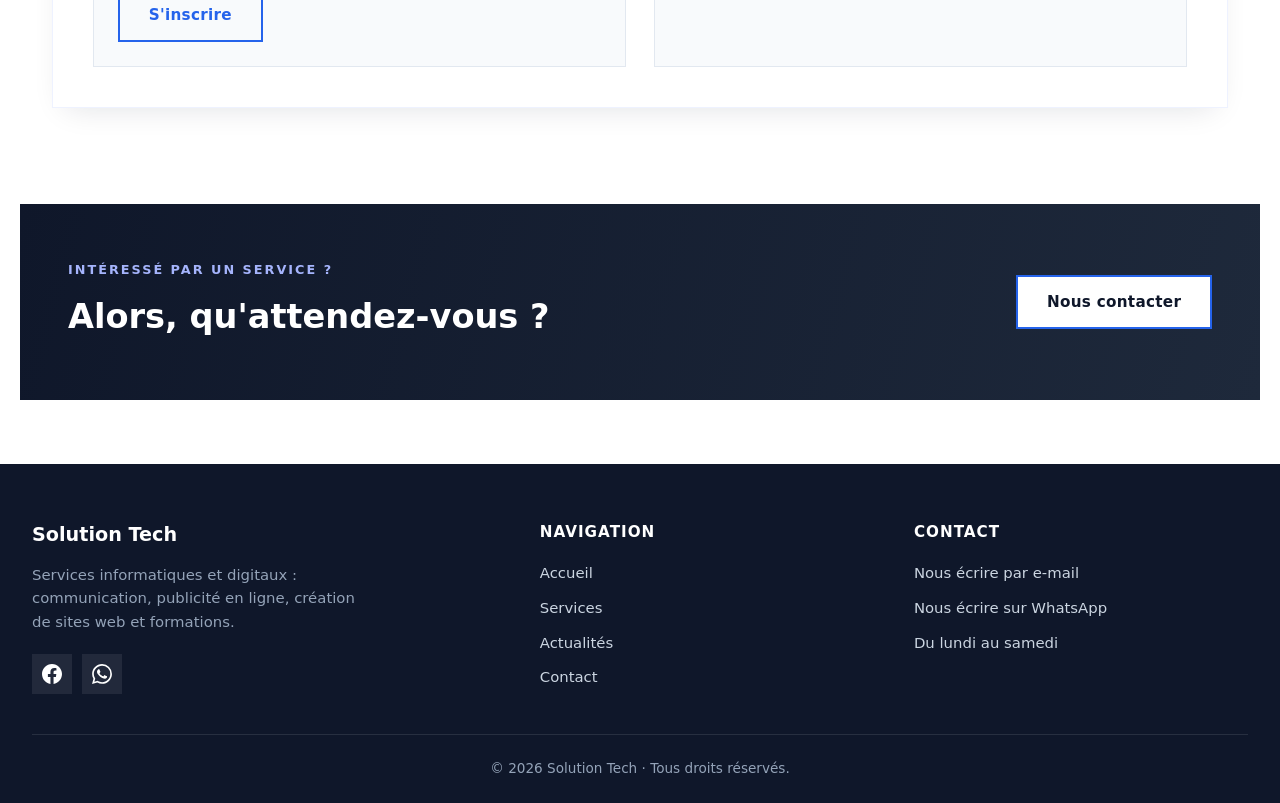
<file: services.html>
<!DOCTYPE html>
<html lang="fr">
<head>
  <meta charset="UTF-8">
  <meta name="viewport" content="width=device-width, initial-scale=1.0">
  <meta name="description" content="Services digitaux, supports de communication, création de sites web, installation informatique et formations en bureautique et Facebook Ads.">
  <meta property="og:title" content="Nos services | Solution Tech">
  <meta property="og:description" content="Services digitaux, supports de communication, création de sites web, installation informatique et formations en bureautique et Facebook Ads.">
  <meta property="og:type" content="website">
  <meta name="theme-color" content="#2563eb">
  <title>Nos services | Solution Tech</title>
  <link rel="icon" href="images/favicon.png">
  <link rel="stylesheet" href="style.css">
</head>
<body>
  <header class="site-header">
    <a class="brand" href="index.html" aria-label="Solution Tech - Accueil">
      <img src="images/logo.png" alt="Solution Tech">
    </a>
    <button class="nav-toggle" type="button" aria-label="Ouvrir le menu" aria-expanded="false">
      <span></span><span></span><span></span>
    </button>
    <nav class="main-nav" aria-label="Navigation principale">
      <a href="index.html">Accueil</a>
      <a class="active" aria-current="page" href="services.html">Services</a>
      <a href="actualites.html">Actualités<span class="nav-new">Nouveau</span></a>
      <a href="contact.html">Contact</a>
    </nav>
  </header>

  <main>
    <section class="page-hero">
      <div class="reveal">
        <p class="eyebrow">Nos services</p>
        <h1 class="gradient-title">Des services informatiques et digitaux pour gagner en efficacité.</h1>
        <p>Communication, publicité, informatique et formation : des solutions concrètes pour développer votre activité.</p>
      </div>
    </section>

    <div class="services-wrap">

      <!-- ===== A. SERVICES DIGITAUX ===== -->
      <section class="service-block" id="digital">
        <div class="service-block-head">
          <div class="service-icon">A</div>
          <div><h2>Services digitaux</h2><p>Visibilité, communication et image de marque</p></div>
        </div>
        <div class="service-items">
          <article class="service-item reveal">
            <div class="service-item-media"><img src="images/compt fb.png" alt="Création de page Facebook" loading="lazy" onerror="this.parentElement.classList.add('no-img');this.remove();"></div>
            <div class="service-item-body">
              <h3>Page Facebook pro &amp; publicité</h3>
              <p>Création de page Facebook professionnelle, conception de campagnes publicitaires et gestion (facultative).</p>
            </div>
          </article>
          <article class="service-item reveal">
            <div class="service-item-media"><img src="images/designe.png" alt="Conception graphique" loading="lazy" onerror="this.parentElement.classList.add('no-img');this.remove();"></div>
            <div class="service-item-body">
              <h3>Supports de communication</h3>
              <p>Affiches publicitaires, logos, company profiles, CV, flyers, brochures, menus, cartes de visite et invitations.</p>
            </div>
          </article>
          <article class="service-item reveal">
            <div class="service-item-media"><img src="images/comunity-manager.png" alt="Community management" loading="lazy" onerror="this.parentElement.classList.add('no-img');this.remove();"></div>
            <div class="service-item-body">
              <h3>Community management</h3>
              <p>Gestion professionnelle de vos réseaux sociaux (Facebook, TikTok, Instagram, LinkedIn) pour développer votre présence en ligne et fidéliser votre communauté.</p>
              <ul class="check-list">
                <li>Gain de temps</li>
                <li>Plus de visibilité</li>
                <li>Création de contenus</li>
                <li>Suivi des performances</li>
                <li>Plus de ventes et de nouveaux clients</li>
              </ul>
            </div>
          </article>
        </div>
      </section>

      <!-- ===== B. SERVICES INFORMATIQUES ===== -->
      <section class="service-block" id="informatique">
        <div class="service-block-head">
          <div class="service-icon">B</div>
          <div><h2>Services informatiques</h2><p>Développement et installation</p></div>
        </div>
        <div class="service-items">
          <article class="service-item reveal">
            <div class="service-item-media"><img src="images/informatique.png" alt="Développement de sites et applications" loading="lazy" onerror="this.parentElement.classList.add('no-img');this.remove();"></div>
            <div class="service-item-body">
              <h3>Sites web, logiciels &amp; applications</h3>
              <p>Création de sites internet (vitrine et e-commerce), de logiciels et d'applications sur mesure, rapides et adaptés au mobile.</p>
            </div>
          </article>
          <article class="service-item reveal">
            <div class="service-item-media"><img src="images/instal windows.png" alt="Installation de Windows" loading="lazy" onerror="this.parentElement.classList.add('no-img');this.remove();"></div>
            <div class="service-item-body">
              <h3>Installation de Windows</h3>
              <p>Installation et configuration complète du système d'exploitation Windows.</p>
            </div>
          </article>
          <article class="service-item reveal">
            <div class="service-item-media"><img src="images/instal os.png" alt="Installation de macOS" loading="lazy" onerror="this.parentElement.classList.add('no-img');this.remove();"></div>
            <div class="service-item-body">
              <h3>Installation de macOS</h3>
              <p>Installation et configuration du système d'exploitation macOS.</p>
            </div>
          </article>
          <article class="service-item reveal">
            <div class="service-item-media"><img src="images/instal office.png" alt="Installation de Microsoft Office" loading="lazy" onerror="this.parentElement.classList.add('no-img');this.remove();"></div>
            <div class="service-item-body">
              <h3>Microsoft Office</h3>
              <p>Installation et activation de la suite Microsoft Office.</p>
            </div>
          </article>
        </div>
      </section>

      <!-- ===== C. FORMATIONS ===== -->
      <section class="service-block" id="formations">
        <div class="service-block-head">
          <div class="service-icon">C</div>
          <div><h2>Formations</h2><p>Devenez autonome sur l'ordinateur et en publicité en ligne</p></div>
        </div>
        <div class="service-items">
          <article class="service-item reveal">
            <div class="service-item-media"><img src="images/Image formation.png" alt="Formation bureautique" loading="lazy" onerror="this.parentElement.classList.add('no-img');this.remove();"></div>
            <div class="service-item-body">
              <h3>Formation bureautique</h3>
              <p>Maîtrisez l'essentiel : Word pour créer et mettre en forme vos documents, Excel pour les calculs et tableaux, PowerPoint pour vos présentations, les raccourcis clavier et les outils numériques, avec des exercices pratiques.</p>
              <ul class="check-list">
                <li>Autonomie pour les études, le travail et les activités professionnelles</li>
              </ul>
              <a class="btn ghost" href="contact.html">S'inscrire</a>
            </div>
          </article>
          <article class="service-item reveal">
            <div class="service-item-media"><img src="images/publicité-meta.png" alt="Formation publicité Facebook" loading="lazy" onerror="this.parentElement.classList.add('no-img');this.remove();"></div>
            <div class="service-item-body">
              <h3>Formation digitalisation : Facebook Ads</h3>
              <p>Formation pratique pour entrepreneurs et particuliers : créez et gérez vous-même vos campagnes publicitaires Facebook, sans dépendre d'une agence marketing.</p>
              <a class="btn ghost" href="contact.html">S'inscrire</a>
            </div>
          </article>
        </div>
      </section>
    </div>

    <section class="cta-band reveal">
      <div>
        <p class="eyebrow">Intéressé par un service ?</p>
        <h2>Alors, qu'attendez-vous ?</h2>
      </div>
      <div class="cta-actions">
        <a class="btn primary" href="contact.html">Nous contacter</a>
      </div>
    </section>
  </main>

  <footer class="site-footer">
    <div class="footer-grid">
      <div class="footer-brand">
        <strong>Solution Tech</strong>
        <p>Services informatiques et digitaux : communication, publicité en ligne, création de sites web et formations.</p>
        <div class="footer-social">
          <a href="https://www.facebook.com/profile.php?id=61590086701487" target="_blank" rel="noopener noreferrer" aria-label="Facebook" class="social-link social-facebook">
            <svg class="social-icon" viewBox="0 0 24 24" fill="currentColor" aria-hidden="true"><path d="M24 12.073C24 5.405 18.627 0 12 0S0 5.405 0 12.073C0 18.099 4.388 23.094 10.125 24V15.563H7.078V12.073H10.125V9.413C10.125 6.387 11.916 4.716 14.657 4.716C15.97 4.716 17.343 4.951 17.343 4.951V7.922H15.83C14.34 7.922 13.875 8.853 13.875 9.808V12.073H17.203L16.671 15.563H13.875V24C19.612 23.094 24 18.099 24 12.073Z"/></svg>
          </a>
          <a href="https://wa.me/2250173312660?text=Bonjour%20Solution%20Tech%2C%20je%20souhaiterais%20avoir%20plus%20d'informations%20sur%20vos%20services." target="_blank" rel="noopener noreferrer" aria-label="WhatsApp" class="social-link social-whatsapp">
            <svg class="social-icon" viewBox="0 0 24 24" fill="currentColor" aria-hidden="true"><path d="M17.472 14.382c-.297-.149-1.758-.867-2.03-.967-.273-.099-.471-.148-.67.15-.197.297-.767.966-.94 1.164-.173.199-.347.223-.644.075-.297-.15-1.255-.463-2.39-1.475-.883-.788-1.48-1.761-1.653-2.059-.173-.297-.018-.458.13-.606.134-.133.298-.347.446-.52.149-.174.198-.298.298-.497.099-.198.05-.371-.025-.52-.075-.149-.669-1.612-.916-2.207-.242-.579-.487-.5-.669-.51-.173-.008-.371-.01-.57-.01-.198 0-.52.074-.792.372-.272.297-1.04 1.016-1.04 2.479 0 1.462 1.065 2.875 1.213 3.074.149.198 2.096 3.2 5.077 4.487.709.306 1.262.489 1.694.625.712.227 1.36.195 1.871.118.571-.085 1.758-.719 2.006-1.413.248-.694.248-1.289.173-1.413-.074-.124-.272-.198-.57-.347m-5.421 7.403h-.004a9.87 9.87 0 01-5.031-1.378l-.361-.214-3.741.982.998-3.648-.235-.374a9.86 9.86 0 01-1.51-5.26c.001-5.45 4.436-9.884 9.888-9.884 2.64 0 5.122 1.03 6.988 2.898a9.825 9.825 0 012.893 6.994c-.003 5.45-4.437 9.884-9.885 9.884m8.413-18.297A11.815 11.815 0 0012.05 0C5.495 0 .16 5.335.157 11.892c0 2.096.547 4.142 1.588 5.945L.057 24l6.305-1.654a11.882 11.882 0 005.683 1.448h.005c6.554 0 11.89-5.335 11.893-11.893a11.821 11.821 0 00-3.48-8.413z"/></svg>
          </a>
        </div>
      </div>
      <div class="footer-col">
        <h3>Navigation</h3>
        <ul>
          <li><a href="index.html">Accueil</a></li>
          <li><a href="services.html">Services</a></li>
          <li><a href="actualites.html">Actualités</a></li>
          <li><a href="contact.html">Contact</a></li>
        </ul>
      </div>
      <div class="footer-col">
        <h3>Contact</h3>
        <ul>
          <li><a href="mailto:solutiontech407@gmail.com">Nous écrire par e-mail</a></li>
          <li><a href="https://wa.me/2250173312660?text=Bonjour%20Solution%20Tech%2C%20je%20souhaiterais%20avoir%20plus%20d'informations%20sur%20vos%20services." target="_blank" rel="noopener noreferrer">Nous écrire sur WhatsApp</a></li>
          <li><a href="contact.html">Du lundi au samedi</a></li>
        </ul>
      </div>
    </div>
    <div class="footer-bottom">&copy; <span class="year">2026</span> Solution Tech · Tous droits réservés.</div>
  </footer>

  <a class="whatsapp-float" href="https://wa.me/2250173312660?text=Bonjour%20Solution%20Tech%2C%20je%20souhaiterais%20avoir%20plus%20d'informations%20sur%20vos%20services." target="_blank" rel="noopener noreferrer" aria-label="Discuter sur WhatsApp">
    <svg viewBox="0 0 24 24" fill="currentColor" aria-hidden="true"><path d="M17.472 14.382c-.297-.149-1.758-.867-2.03-.967-.273-.099-.471-.148-.67.15-.197.297-.767.966-.94 1.164-.173.199-.347.223-.644.075-.297-.15-1.255-.463-2.39-1.475-.883-.788-1.48-1.761-1.653-2.059-.173-.297-.018-.458.13-.606.134-.133.298-.347.446-.52.149-.174.198-.298.298-.497.099-.198.05-.371-.025-.52-.075-.149-.669-1.612-.916-2.207-.242-.579-.487-.5-.669-.51-.173-.008-.371-.01-.57-.01-.198 0-.52.074-.792.372-.272.297-1.04 1.016-1.04 2.479 0 1.462 1.065 2.875 1.213 3.074.149.198 2.096 3.2 5.077 4.487.709.306 1.262.489 1.694.625.712.227 1.36.195 1.871.118.571-.085 1.758-.719 2.006-1.413.248-.694.248-1.289.173-1.413-.074-.124-.272-.198-.57-.347m-5.421 7.403h-.004a9.87 9.87 0 01-5.031-1.378l-.361-.214-3.741.982.998-3.648-.235-.374a9.86 9.86 0 01-1.51-5.26c.001-5.45 4.436-9.884 9.888-9.884 2.64 0 5.122 1.03 6.988 2.898a9.825 9.825 0 012.893 6.994c-.003 5.45-4.437 9.884-9.885 9.884m8.413-18.297A11.815 11.815 0 0012.05 0C5.495 0 .16 5.335.157 11.892c0 2.096.547 4.142 1.588 5.945L.057 24l6.305-1.654a11.882 11.882 0 005.683 1.448h.005c6.554 0 11.89-5.335 11.893-11.893a11.821 11.821 0 00-3.48-8.413z"/></svg>
  </a>

  <script src="actualites-config.js"></script>
  <script src="script.js"></script>
</body>
</html>
</file>
<file: style.css>
/* =====================================================================
   SOLUTION TECH — style.css
   ===================================================================== */

:root {
  --blue: #2563eb;
  --blue-dark: #1d4ed8;
  --blue-soft: #eef2ff;
  --ink: #0f172a;
  --text: #334155;
  --muted: #64748b;
  --line: #e2e8f0;
  --bg-soft: #f8fafc;
  --green: #25d366;
  --radius: 0;
  --shadow: 0 12px 30px -14px rgba(15, 23, 42, 0.14);
  --shadow-lg: 0 24px 50px -18px rgba(15, 23, 42, 0.22);
}

/* ===== BASE ===== */
* { margin: 0; padding: 0; box-sizing: border-box; }

html { scroll-behavior: smooth; }

body {
  font-family: system-ui, "Segoe UI", Inter, -apple-system, BlinkMacSystemFont, Roboto, sans-serif;
  background: #fff;
  color: var(--ink);
  line-height: 1.6;
  overflow-x: hidden;
}

img { max-width: 100%; height: auto; display: block; }

a { color: inherit; }

:focus-visible { outline: 3px solid rgba(37, 99, 235, 0.45); outline-offset: 3px; border-radius: 0; }

.container { width: 100%; max-width: 1240px; margin: 0 auto; padding: 0 2rem; }

.eyebrow {
  text-transform: uppercase;
  letter-spacing: 2px;
  font-size: 0.8rem;
  font-weight: 700;
  color: var(--blue);
  margin-bottom: 0.6rem;
}

.section-head { text-align: center; margin-bottom: 3rem; }
.section-head h2 {
  font-size: clamp(1.7rem, 4vw, 2.4rem);
  font-weight: 700;
  line-height: 1.25;
  max-width: 720px;
  margin: 0 auto;
}
.section-head p { color: var(--muted); max-width: 620px; margin: 0.8rem auto 0; }

.gradient-title {
  background: linear-gradient(135deg, var(--ink), var(--blue));
  -webkit-background-clip: text;
  background-clip: text;
  color: transparent;
}

/* ===== EN-TÊTE ===== */
/* Barre pleine largeur, angles droits, fine ligne d'accent bleue en haut */
.site-header {
  position: fixed;
  top: 0;
  left: 0;
  width: 100%;
  display: flex;
  justify-content: space-between;
  align-items: center;
  padding: 0.5rem max(2rem, calc((100% - 1240px) / 2));
  background: rgba(255, 255, 255, 0.96);
  backdrop-filter: blur(14px);
  -webkit-backdrop-filter: blur(14px);
  border: none;
  border-top: 3px solid var(--blue);
  border-bottom: 1px solid var(--line);
  border-radius: 0;
  box-shadow: none;
  z-index: 1000;
  transition: box-shadow 0.3s ease, padding 0.3s ease;
}

.site-header.scrolled {
  box-shadow: 0 6px 20px rgba(15, 23, 42, 0.08);
}

.brand { display: flex; align-items: center; }
.brand img { height: 64px; width: auto; transition: height 0.3s ease; }
.site-header.scrolled .brand img { height: 54px; }

.main-nav { display: flex; align-items: stretch; gap: 0.25rem; }

.main-nav a {
  position: relative;
  display: flex;
  align-items: center;
  text-decoration: none;
  color: var(--ink);
  font-weight: 600;
  font-size: 0.92rem;
  letter-spacing: 0.4px;
  text-transform: uppercase;
  padding: 0.7rem 1.1rem;
  border-radius: 0;
  transition: color 0.2s ease, background 0.2s ease;
}

/* Trait carré sous le lien actif / survolé */
.main-nav a::after {
  content: "";
  position: absolute;
  left: 1.1rem; right: 1.1rem; bottom: 0;
  height: 2px;
  background: var(--blue);
  border-radius: 0;
  transform: scaleX(0);
  transform-origin: left;
  transition: transform 0.25s ease;
}

.main-nav a:hover { color: var(--blue); background: var(--bg-soft); }
.main-nav a.active { color: var(--blue); }
.main-nav a:hover::after, .main-nav a.active::after { transform: scaleX(1); }

.nav-new {
  display: inline-block;
  margin-left: 7px;
  padding: 2px 6px;
  font-size: 0.6rem;
  font-weight: 700;
  line-height: 1.4;
  text-transform: uppercase;
  letter-spacing: 0.6px;
  color: #fff;
  background: #ef4444;
  border-radius: 0;
}

.nav-toggle {
  display: none;
  flex-direction: column;
  justify-content: center;
  gap: 5px;
  width: 44px; height: 44px;
  align-items: center;
  background: none;
  border: 1px solid var(--line);
  border-radius: 0;
  cursor: pointer;
  padding: 0;
}

.nav-toggle span {
  display: block;
  width: 22px; height: 2px;
  background: var(--ink);
  border-radius: 0;
  transition: transform 0.3s ease, opacity 0.3s ease;
}

.nav-toggle.is-open span:nth-child(1) { transform: translateY(7px) rotate(45deg); }
.nav-toggle.is-open span:nth-child(2) { opacity: 0; }
.nav-toggle.is-open span:nth-child(3) { transform: translateY(-7px) rotate(-45deg); }

/* ===== BOUTONS ===== */
.btn {
  display: inline-flex;
  align-items: center;
  justify-content: center;
  gap: 0.4rem;
  padding: 0.8rem 1.8rem;
  border-radius: 0;
  font-weight: 600;
  font-size: 0.95rem;
  letter-spacing: 0.3px;
  text-decoration: none;
  border: 2px solid transparent;
  cursor: pointer;
  transition: all 0.25s ease;
}

.btn.primary {
  background: var(--blue);
  color: #fff;
  border-color: var(--blue);
  box-shadow: none;
}
.btn.primary:hover {
  background: var(--blue-dark);
  border-color: var(--blue-dark);
  transform: translateY(-2px);
  box-shadow: 0 8px 18px rgba(37, 99, 235, 0.25);
}

.btn.ghost { background: transparent; border-color: var(--blue); color: var(--blue); }
.btn.ghost:hover { background: rgba(37, 99, 235, 0.08); transform: translateY(-2px); }

.btn-lg { padding: 1rem 2.2rem; font-size: 1.05rem; }

.text-link {
  display: inline-block;
  margin-top: 1.2rem;
  color: var(--blue);
  font-weight: 600;
  text-decoration: none;
}
.text-link:hover { text-decoration: underline; }

/* ===== ANIMATION D'APPARITION ===== */
.reveal { opacity: 0; transform: translateY(26px); transition: opacity 0.7s ease, transform 0.7s ease; }
.reveal.visible { opacity: 1; transform: none; }

/* ===== BADGES & LISTES ===== */
.badge {
  position: absolute;
  top: 16px; left: 16px;
  padding: 0.35rem 0.9rem;
  font-size: 0.75rem;
  font-weight: 700;
  text-transform: uppercase;
  letter-spacing: 1px;
  color: #fff;
  background: #ef4444;
  border-radius: 0;
  box-shadow: 0 6px 14px rgba(239, 68, 68, 0.35);
}

.check-list { list-style: none; display: grid; gap: 0.55rem; margin: 1.2rem 0 1.6rem; }
.check-list li { position: relative; padding-left: 1.9rem; color: var(--text); }
.check-list li::before {
  content: "✓";
  position: absolute;
  left: 0; top: 0.1rem;
  width: 1.3rem; height: 1.3rem;
  display: grid; place-items: center;
  font-size: 0.75rem; font-weight: 800;
  color: var(--blue);
  background: var(--blue-soft);
  border-radius: 0;
}

.no-img {
  background: linear-gradient(135deg, #1e3a8a, var(--blue) 60%, #60a5fa);
  min-height: 260px;
}

/* =====================================================================
   ACCUEIL
   ===================================================================== */

/* ----- À la une ----- */
.featured {
  padding: 140px 2rem 4rem;
  background: linear-gradient(135deg, var(--bg-soft) 0%, var(--blue-soft) 100%);
}

.featured-card {
  max-width: 1180px;
  margin: 0 auto;
  display: grid;
  grid-template-columns: 1.05fr 1fr;
  background: #fff;
  border-radius: 0;
  overflow: hidden;
  border: 1px solid #dbe4ff;
  box-shadow: var(--shadow-lg);
  animation: featuredIn 0.8s ease both;
}

@keyframes featuredIn { from { opacity: 0; transform: translateY(20px); } to { opacity: 1; transform: none; } }

.featured-media { position: relative; background: var(--blue-soft); }
.featured-img { width: 100%; height: 100%; object-fit: cover; min-height: 320px; }

.featured-body { padding: 2.8rem 2.8rem 2.4rem; display: flex; flex-direction: column; justify-content: center; }

.eyebrow-tag {
  display: inline-flex;
  align-items: center;
  gap: 0.5rem;
  align-self: flex-start;
  padding: 0.35rem 0.9rem;
  font-size: 0.8rem;
  font-weight: 700;
  letter-spacing: 0.5px;
  text-transform: uppercase;
  color: var(--blue);
  background: var(--blue-soft);
  border-radius: 0;
  margin-bottom: 1rem;
}

.pulse {
  width: 8px; height: 8px;
  background: #ef4444;
  border-radius: 50%;
  box-shadow: 0 0 0 0 rgba(239, 68, 68, 0.6);
  animation: pulse 1.8s infinite;
}
@keyframes pulse {
  70% { box-shadow: 0 0 0 9px rgba(239, 68, 68, 0); }
  100% { box-shadow: 0 0 0 0 rgba(239, 68, 68, 0); }
}

.featured-body h2 { font-size: clamp(1.5rem, 3vw, 2.1rem); line-height: 1.25; margin-bottom: 0.8rem; }
.featured-text { color: var(--text); font-size: 1.05rem; }

.featured-buy { display: flex; flex-wrap: wrap; align-items: center; gap: 1.2rem; }
.price { display: flex; flex-direction: column; line-height: 1.1; }
.price span { font-size: 0.8rem; color: var(--muted); text-transform: uppercase; letter-spacing: 1px; }
.price strong { font-size: 1.7rem; color: var(--ink); }

/* ----- Hero ----- */
.hero {
  position: relative;
  display: flex;
  align-items: center;
  justify-content: center;
  text-align: center;
  min-height: 75vh;
  padding: 5rem 2rem;
  background: linear-gradient(180deg, #fff 0%, var(--bg-soft) 100%);
  overflow: hidden;
}

.hero-canvas { position: absolute; inset: 0; width: 100%; height: 100%; pointer-events: none; }

.hero-content { position: relative; z-index: 2; max-width: 880px; }

.hero h1 {
  font-size: clamp(2rem, 5.5vw, 3.4rem);
  font-weight: 800;
  line-height: 1.18;
  margin-bottom: 1.4rem;
}

.hero-text { font-size: 1.2rem; color: var(--text); max-width: 680px; margin: 0 auto 2rem; }

.hero-actions { display: flex; gap: 1rem; justify-content: center; flex-wrap: wrap; }

/* ----- Objectif ----- */
.mission { padding: 5rem 2rem; text-align: center; }
.mission h2 {
  font-size: clamp(1.5rem, 4vw, 2.2rem);
  font-weight: 600;
  line-height: 1.4;
  max-width: 980px;
  margin: 0 auto;
}
.mission h2 span {
  color: var(--blue);
  text-decoration: underline;
  text-decoration-thickness: 3px;
  text-underline-offset: 8px;
}

/* ----- Domaines ----- */
.domains { padding: 1rem 2rem 5rem; }
.domain-grid {
  max-width: 1240px;
  margin: 0 auto;
  display: grid;
  grid-template-columns: repeat(4, 1fr);
  gap: 1.5rem;
}
.domain-card {
  background: #fff;
  border: 1px solid var(--blue-soft);
  border-radius: 0;
  padding: 2rem 1.6rem;
  text-decoration: none;
  box-shadow: var(--shadow);
  transition: transform 0.3s ease, box-shadow 0.3s ease, border-color 0.3s ease;
}
.domain-card:hover { transform: translateY(-6px); box-shadow: var(--shadow-lg); border-color: #cbdcfc; }
.domain-icon {
  width: 54px; height: 54px;
  display: grid; place-items: center;
  font-size: 1.6rem;
  border-radius: 0;
  background: var(--blue-soft);
  margin-bottom: 1rem;
}
.domain-card h3 { font-size: 1.1rem; margin-bottom: 0.5rem; }
.domain-card p { font-size: 0.93rem; color: var(--muted); }

/* ----- Pourquoi nous choisir ----- */
.why-section { max-width: 1240px; margin: 0 auto; padding: 5rem 2rem; }
.why-grid { display: grid; grid-template-columns: repeat(3, 1fr); gap: 1.8rem; }
.why-card {
  background: #fff;
  border-radius: 0;
  padding: 2.2rem 1.8rem;
  border: 1px solid var(--blue-soft);
  box-shadow: var(--shadow);
  text-align: center;
  transition: transform 0.3s ease, box-shadow 0.3s ease, border-color 0.3s ease;
}
.why-card:hover { transform: translateY(-6px); box-shadow: var(--shadow-lg); border-color: #cbdcfc; }
.why-icon { font-size: 2.4rem; margin-bottom: 0.8rem; }
.why-card h3 { font-size: 1.15rem; margin-bottom: 0.7rem; }
.why-card p { font-size: 0.95rem; color: var(--muted); }

/* ----- Témoignages ----- */
.testimonials-section { background: var(--bg-soft); padding: 5rem 2rem; }
.testimonials-grid { max-width: 1240px; margin: 0 auto; display: grid; grid-template-columns: repeat(3, 1fr); gap: 1.8rem; }
.testimonial-card {
  background: #fff;
  border-radius: 0;
  padding: 2rem;
  border: 1px solid var(--blue-soft);
  box-shadow: var(--shadow);
  display: flex;
  flex-direction: column;
  transition: transform 0.3s ease, box-shadow 0.3s ease;
}
.testimonial-card:hover { transform: translateY(-6px); box-shadow: var(--shadow-lg); }
.testimonial-stars { color: #f59e0b; letter-spacing: 2px; margin-bottom: 1rem; }
.testimonial-quote { flex: 1; font-style: italic; color: var(--text); font-size: 0.97rem; line-height: 1.75; margin-bottom: 1.4rem; }
.testimonial-author { display: flex; align-items: center; gap: 0.9rem; padding-top: 1rem; border-top: 1px solid var(--blue-soft); }
.testimonial-avatar {
  width: 44px; height: 44px;
  display: grid; place-items: center;
  border-radius: 0;
  font-weight: 700;
  color: #fff;
  background: linear-gradient(135deg, var(--blue), var(--blue-dark));
  flex-shrink: 0;
}
.testimonial-info strong { display: block; font-size: 0.95rem; }
.testimonial-info span { font-size: 0.82rem; color: var(--muted); }

/* ----- Bloc d'appel à l'action ----- */
.cta-band {
  max-width: 1240px;
  margin: 4rem auto 0;
  padding: 3.5rem 3rem;
  border-radius: 0;
  background: linear-gradient(105deg, var(--ink) 0%, #1e293b 100%);
  color: #fff;
  display: flex;
  flex-wrap: wrap;
  align-items: center;
  justify-content: space-between;
  gap: 2rem;
}
.cta-band .eyebrow { color: #a5b4fc; }
.cta-band h2 { font-size: clamp(1.5rem, 3.5vw, 2.1rem); font-weight: 600; }
.cta-band p.sub { color: #cbd5e1; margin-top: 0.4rem; }
.cta-actions { display: flex; gap: 1rem; flex-wrap: wrap; }
.cta-band .btn.primary { background: #fff; color: var(--ink); box-shadow: none; }
.cta-band .btn.primary:hover { background: var(--blue-soft); }
.cta-band .btn.ghost { border-color: rgba(255, 255, 255, 0.35); color: #fff; }
.cta-band .btn.ghost:hover { background: rgba(255, 255, 255, 0.08); border-color: rgba(255, 255, 255, 0.7); }

/* =====================================================================
   PAGES INTÉRIEURES (Services, Actualités)
   ===================================================================== */
.page-hero {
  padding: 150px 2rem 4rem;
  text-align: center;
  background: linear-gradient(135deg, var(--bg-soft) 0%, var(--blue-soft) 100%);
}
.page-hero h1 {
  font-size: clamp(2rem, 5vw, 3rem);
  font-weight: 800;
  line-height: 1.2;
  max-width: 900px;
  margin: 0 auto 1rem;
}
.page-hero p { font-size: 1.15rem; color: var(--text); max-width: 640px; margin: 0 auto; }

/* ----- Services ----- */
.services-wrap { max-width: 1240px; margin: 0 auto; padding: 4.5rem 2rem 2rem; display: grid; gap: 3rem; }

.service-block {
  background: #fff;
  border: 1px solid var(--blue-soft);
  border-radius: 0;
  padding: 2.5rem;
  box-shadow: var(--shadow);
}

.service-block-head { display: flex; align-items: center; gap: 1rem; margin-bottom: 2rem; }
.service-icon {
  width: 56px; height: 56px;
  flex-shrink: 0;
  display: grid; place-items: center;
  font-size: 1.6rem; font-weight: 700;
  color: #fff;
  border-radius: 0;
  background: linear-gradient(135deg, var(--blue), var(--blue-dark));
}
.service-block-head h2 { font-size: clamp(1.4rem, 3vw, 1.9rem); }
.service-block-head p { color: var(--muted); font-size: 0.95rem; }

.service-items { display: grid; grid-template-columns: repeat(auto-fit, minmax(280px, 1fr)); gap: 1.8rem; }

.service-item {
  display: flex;
  flex-direction: column;
  background: var(--bg-soft);
  border-radius: 0;
  overflow: hidden;
  border: 1px solid var(--line);
  transition: transform 0.3s ease, box-shadow 0.3s ease;
}
.service-item:hover { transform: translateY(-5px); box-shadow: var(--shadow-lg); }

.service-item-media { position: relative; aspect-ratio: 16 / 10; overflow: hidden; background: var(--blue-soft); }
.service-item-media img { width: 100%; height: 100%; object-fit: cover; transition: transform 0.4s ease; }
.service-item:hover .service-item-media img { transform: scale(1.04); }

.service-item-body { padding: 1.5rem; display: flex; flex-direction: column; flex: 1; }
.service-item-body h3 { font-size: 1.1rem; margin-bottom: 0.5rem; }
.service-item-body p { color: var(--text); font-size: 0.95rem; }
.service-item-body .check-list { margin: 1rem 0 0; }
.service-item-body .btn { margin-top: 1.3rem; align-self: flex-start; }

.service-item.highlight { border: 2px solid var(--blue); background: #fff; }

/* ----- Actualités ----- */
.news-wrap { max-width: 1240px; margin: 0 auto; padding: 4.5rem 2rem 2rem; }
.news-grid { display: grid; grid-template-columns: repeat(auto-fill, minmax(340px, 1fr)); gap: 2rem; }

.news-card {
  display: flex;
  flex-direction: column;
  background: #fff;
  border: 1px solid var(--blue-soft);
  border-radius: 0;
  overflow: hidden;
  box-shadow: var(--shadow);
  transition: transform 0.3s ease, box-shadow 0.3s ease;
}
.news-card:hover { transform: translateY(-6px); box-shadow: var(--shadow-lg); }

.news-media { position: relative; aspect-ratio: 16 / 10; background: var(--blue-soft); overflow: hidden; }
.news-img { width: 100%; height: 100%; object-fit: cover; }
.news-media.no-img { min-height: 0; }

.news-body { padding: 1.8rem; display: flex; flex-direction: column; flex: 1; }
.news-meta { display: flex; align-items: center; gap: 0.7rem; font-size: 0.85rem; color: var(--muted); margin-bottom: 0.8rem; }
.chip {
  padding: 0.2rem 0.7rem;
  font-size: 0.75rem;
  font-weight: 700;
  color: var(--blue);
  background: var(--blue-soft);
  border-radius: 0;
}
.news-body h2 { font-size: 1.3rem; line-height: 1.3; margin-bottom: 0.6rem; }
.news-text { color: var(--text); }
.news-body .check-list { margin-bottom: 0; }

.news-footer {
  margin-top: auto;
  padding-top: 1.4rem;
  display: flex;
  align-items: center;
  justify-content: space-between;
  gap: 1rem;
  flex-wrap: wrap;
}
.news-price { font-size: 1.35rem; }

.empty-state { grid-column: 1 / -1; text-align: center; color: var(--muted); padding: 3rem 1rem; }

/* =====================================================================
   CONTACT
   ===================================================================== */
.contact-simple {
  max-width: 900px;
  margin: 0 auto;
  padding: 160px 2rem 4rem;
  min-height: calc(100vh - 200px);
  display: flex;
  flex-direction: column;
  justify-content: center;
}
.contact-header { text-align: center; margin-bottom: 3rem; }
.contact-header h1 { font-size: clamp(2.2rem, 5vw, 3.2rem); font-weight: 800; margin-bottom: 0.7rem; }
.contact-header p { font-size: 1.15rem; color: var(--muted); }

.contact-cards { display: flex; flex-wrap: wrap; gap: 2rem; justify-content: center; }

.contact-card {
  position: relative;
  flex: 1 1 250px;
  max-width: 320px;
  padding: 2.5rem 2rem;
  text-align: center;
  text-decoration: none;
  background: #fff;
  border: 2px solid var(--blue-soft);
  border-radius: 0;
  box-shadow: var(--shadow);
  overflow: hidden;
  transition: transform 0.3s ease, box-shadow 0.3s ease, border-color 0.3s ease;
}
.contact-card::before { content: ""; position: absolute; inset: 0 0 auto 0; height: 4px; }
.contact-card:hover { transform: translateY(-8px); box-shadow: var(--shadow-lg); }
.contact-card:hover .card-action { transform: translateX(6px); opacity: 1; }

.email-card::before { background: linear-gradient(90deg, var(--blue), var(--blue-dark)); }
.email-card:hover { border-color: var(--blue); }
.email-card .card-icon { background: linear-gradient(135deg, var(--blue), var(--blue-dark)); }

.whatsapp-card::before { background: linear-gradient(90deg, var(--green), #128c7e); }
.whatsapp-card:hover { border-color: var(--green); }
.whatsapp-card .card-icon { background: linear-gradient(135deg, var(--green), #128c7e); }

.card-icon {
  width: 68px; height: 68px;
  display: grid; place-items: center;
  margin: 0 auto 1rem;
  font-size: 2.2rem;
  color: #fff;
  border-radius: 0;
}
.contact-card h2 { font-size: 1.4rem; margin-bottom: 0.4rem; }
.contact-card p { color: var(--muted); margin-bottom: 0.4rem; }
.contact-card .detail { font-weight: 600; color: var(--ink); font-size: 0.95rem; word-break: break-word; }
.card-action { display: inline-block; margin-top: 0.8rem; font-size: 1.2rem; color: #94a3b8; opacity: 0.6; transition: all 0.3s ease; }

.contact-footer { text-align: center; margin-top: 3rem; }
.contact-footer p {
  display: inline-block;
  color: var(--muted);
  background: #fff;
  border: 1px solid var(--blue-soft);
  border-radius: 0;
  padding: 0.6rem 1.3rem;
  font-size: 0.95rem;
}

/* =====================================================================
   PIED DE PAGE
   ===================================================================== */
.site-footer {
  margin-top: 4rem;
  background: var(--ink);
  color: #cbd5e1;
  padding: 3.5rem 2rem 1.5rem;
}
.footer-grid {
  max-width: 1240px;
  margin: 0 auto;
  display: grid;
  grid-template-columns: 1.4fr 1fr 1fr;
  gap: 2.5rem;
}
.footer-brand p { font-size: 0.93rem; color: #94a3b8; margin-top: 0.8rem; max-width: 340px; }
.footer-brand strong { color: #fff; font-size: 1.2rem; }
.footer-col h3 { color: #fff; font-size: 0.95rem; text-transform: uppercase; letter-spacing: 1px; margin-bottom: 1rem; }
.footer-col ul { list-style: none; display: grid; gap: 0.55rem; }
.footer-col a { color: #cbd5e1; text-decoration: none; font-size: 0.93rem; transition: color 0.2s ease; }
.footer-col a:hover { color: #fff; }

.footer-social { display: flex; gap: 0.6rem; margin-top: 1.2rem; }
.social-link {
  width: 40px; height: 40px;
  display: grid; place-items: center;
  border-radius: 0;
  color: #fff;
  background: rgba(255, 255, 255, 0.08);
  transition: transform 0.25s ease, background 0.25s ease;
}
.social-link:hover { transform: translateY(-3px); }
.social-facebook:hover { background: #1877f2; }
.social-whatsapp:hover { background: var(--green); }
.social-icon { width: 20px; height: 20px; }

.footer-bottom {
  max-width: 1240px;
  margin: 2.5rem auto 0;
  padding-top: 1.4rem;
  border-top: 1px solid rgba(255, 255, 255, 0.1);
  text-align: center;
  font-size: 0.85rem;
  color: #94a3b8;
}

/* ===== BOUTON WHATSAPP FLOTTANT ===== */
.whatsapp-float {
  position: fixed;
  right: 22px; bottom: 22px;
  width: 58px; height: 58px;
  display: grid; place-items: center;
  border-radius: 0;
  background: var(--green);
  color: #fff;
  box-shadow: 0 10px 25px rgba(37, 211, 102, 0.4);
  z-index: 999;
  transition: transform 0.25s ease;
}
.whatsapp-float:hover { transform: scale(1.08); }
.whatsapp-float svg { width: 30px; height: 30px; }

/* =====================================================================
   RESPONSIVE
   ===================================================================== */
@media (max-width: 1024px) {
  .domain-grid { grid-template-columns: repeat(2, 1fr); }
  .why-grid, .testimonials-grid { grid-template-columns: repeat(2, 1fr); }
  .featured-body { padding: 2.2rem; }
}

@media (max-width: 860px) {
  .featured-card { grid-template-columns: 1fr; }
  .featured-img { min-height: 0; aspect-ratio: 16 / 10; }
  .footer-grid { grid-template-columns: 1fr 1fr; }
  .footer-brand { grid-column: 1 / -1; }
}

@media (max-width: 768px) {
  .site-header { padding: 0.4rem 1.1rem; }
  .brand img, .site-header.scrolled .brand img { height: 46px; }

  .nav-toggle { display: flex; }

  .main-nav {
    position: absolute;
    top: 100%;
    left: 0;
    width: 100%;
    flex-direction: column;
    align-items: stretch;
    gap: 0;
    padding: 0;
    background: #fff;
    border-top: 1px solid var(--line);
    border-bottom: 3px solid var(--blue);
    border-radius: 0;
    box-shadow: 0 14px 28px rgba(15, 23, 42, 0.12);
    opacity: 0;
    visibility: hidden;
    transform: translateY(-8px);
    transition: 0.25s ease;
  }
  .main-nav.open { opacity: 1; visibility: visible; transform: none; }
  .main-nav a {
    padding: 1rem 1.3rem;
    border-radius: 0;
    border-bottom: 1px solid var(--line);
    border-left: 3px solid transparent;
  }
  .main-nav a:last-child { border-bottom: none; }
  .main-nav a::after { display: none; }
  .main-nav a.active, .main-nav a:hover { background: var(--bg-soft); border-left-color: var(--blue); }

  .featured { padding: 110px 1rem 3rem; }
  .featured-body { padding: 1.8rem 1.4rem; }
  .featured-buy { flex-direction: column; align-items: stretch; }
  .featured-buy .btn { width: 100%; }

  .hero { min-height: auto; padding: 4rem 1.2rem; }
  .hero-actions { flex-direction: column; align-items: stretch; }

  .mission { padding: 3.5rem 1.2rem; }
  .domains { padding: 0 1.2rem 3.5rem; }
  .why-section, .testimonials-section { padding: 3.5rem 1.2rem; }
  .why-grid, .testimonials-grid { grid-template-columns: 1fr; }

  .cta-band { margin: 3rem 1rem 0; padding: 2.4rem 1.5rem; flex-direction: column; text-align: center; }
  .cta-actions { justify-content: center; width: 100%; }

  .page-hero { padding: 120px 1.2rem 3rem; }
  .services-wrap, .news-wrap { padding: 3rem 1.2rem 1rem; }
  .service-block { padding: 1.6rem 1.2rem; }
  .news-grid { grid-template-columns: 1fr; }

  .contact-simple { padding: 130px 1.2rem 3rem; }
  .contact-card { flex: 1 1 100%; max-width: 100%; }
}

@media (max-width: 520px) {
  .domain-grid { grid-template-columns: 1fr; }
  .footer-grid { grid-template-columns: 1fr; }
  .cta-actions { flex-direction: column; }
  .cta-actions .btn { width: 100%; }
  .news-footer .btn { width: 100%; }
  .whatsapp-float { right: 16px; bottom: 16px; width: 52px; height: 52px; }
}

@media (prefers-reduced-motion: reduce) {
  *, *::before, *::after { animation: none !important; transition: none !important; }
  .reveal { opacity: 1; transform: none; }
}
</file>
